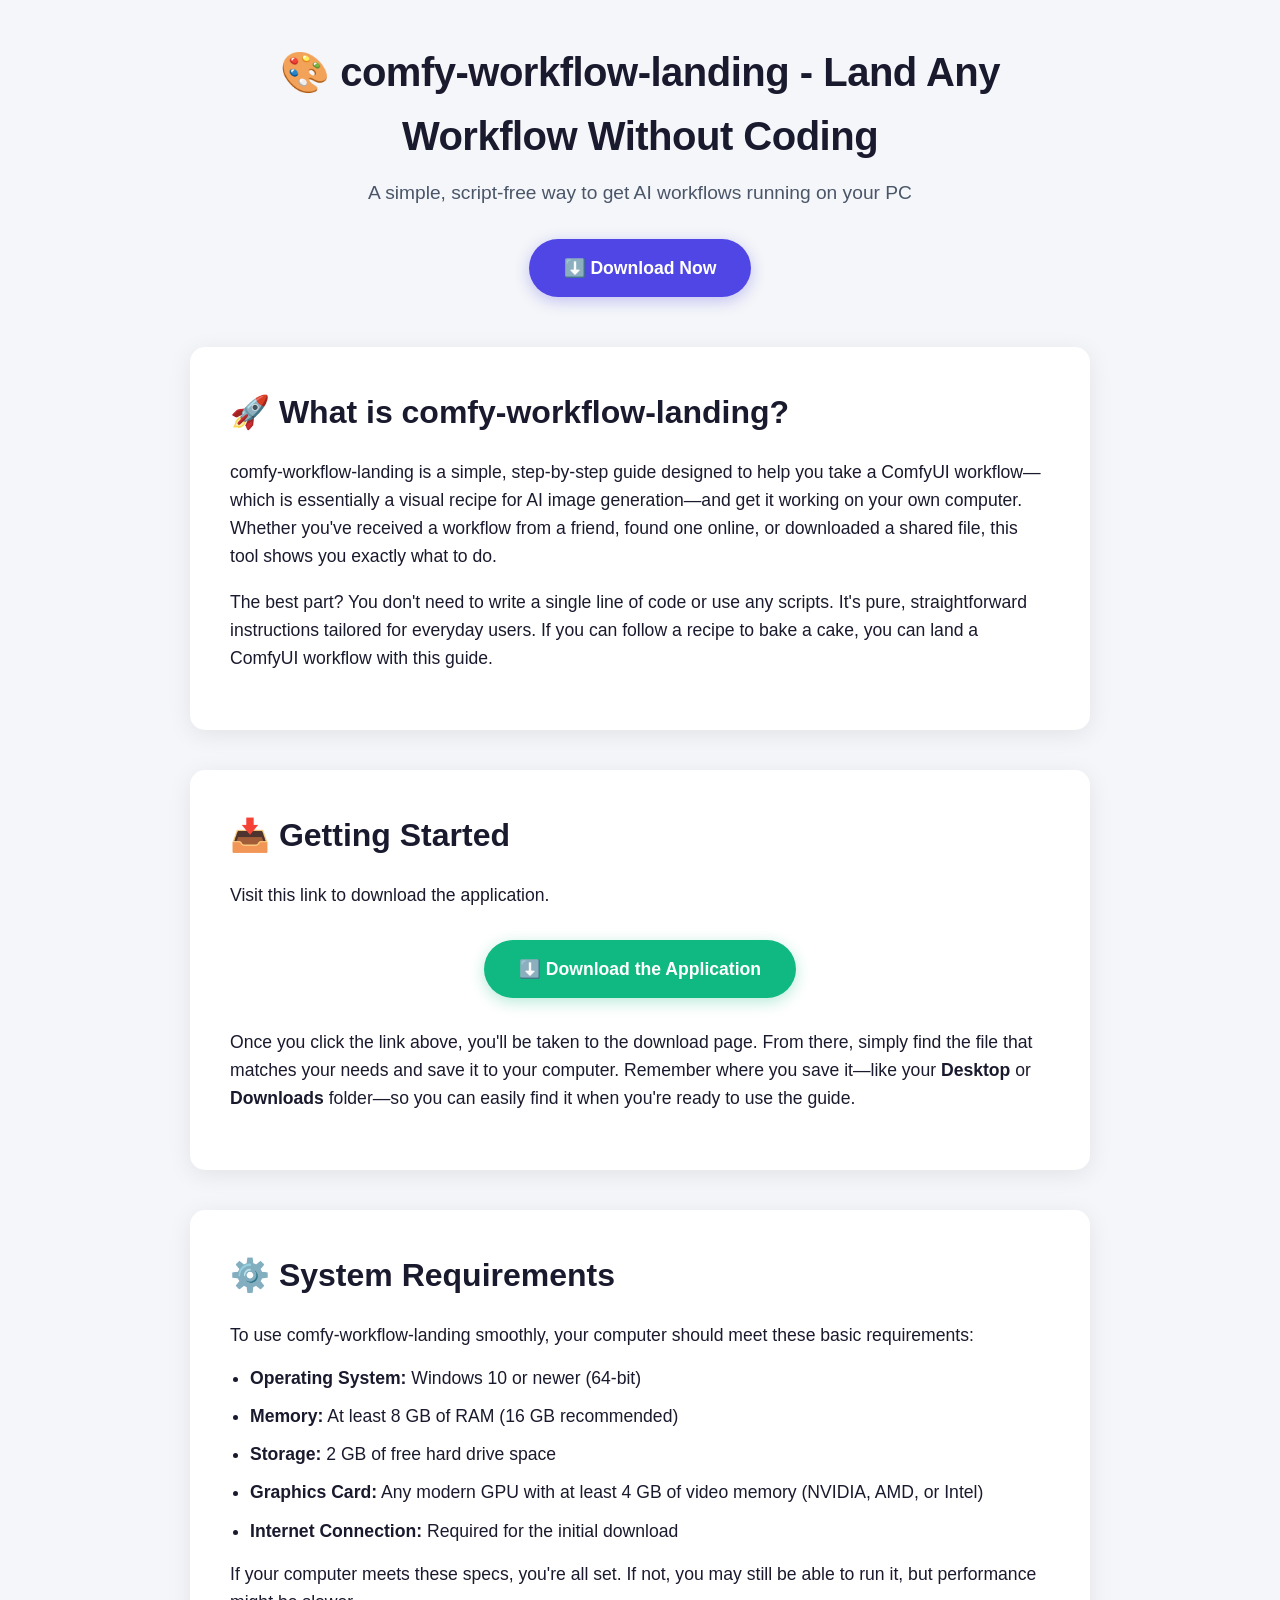
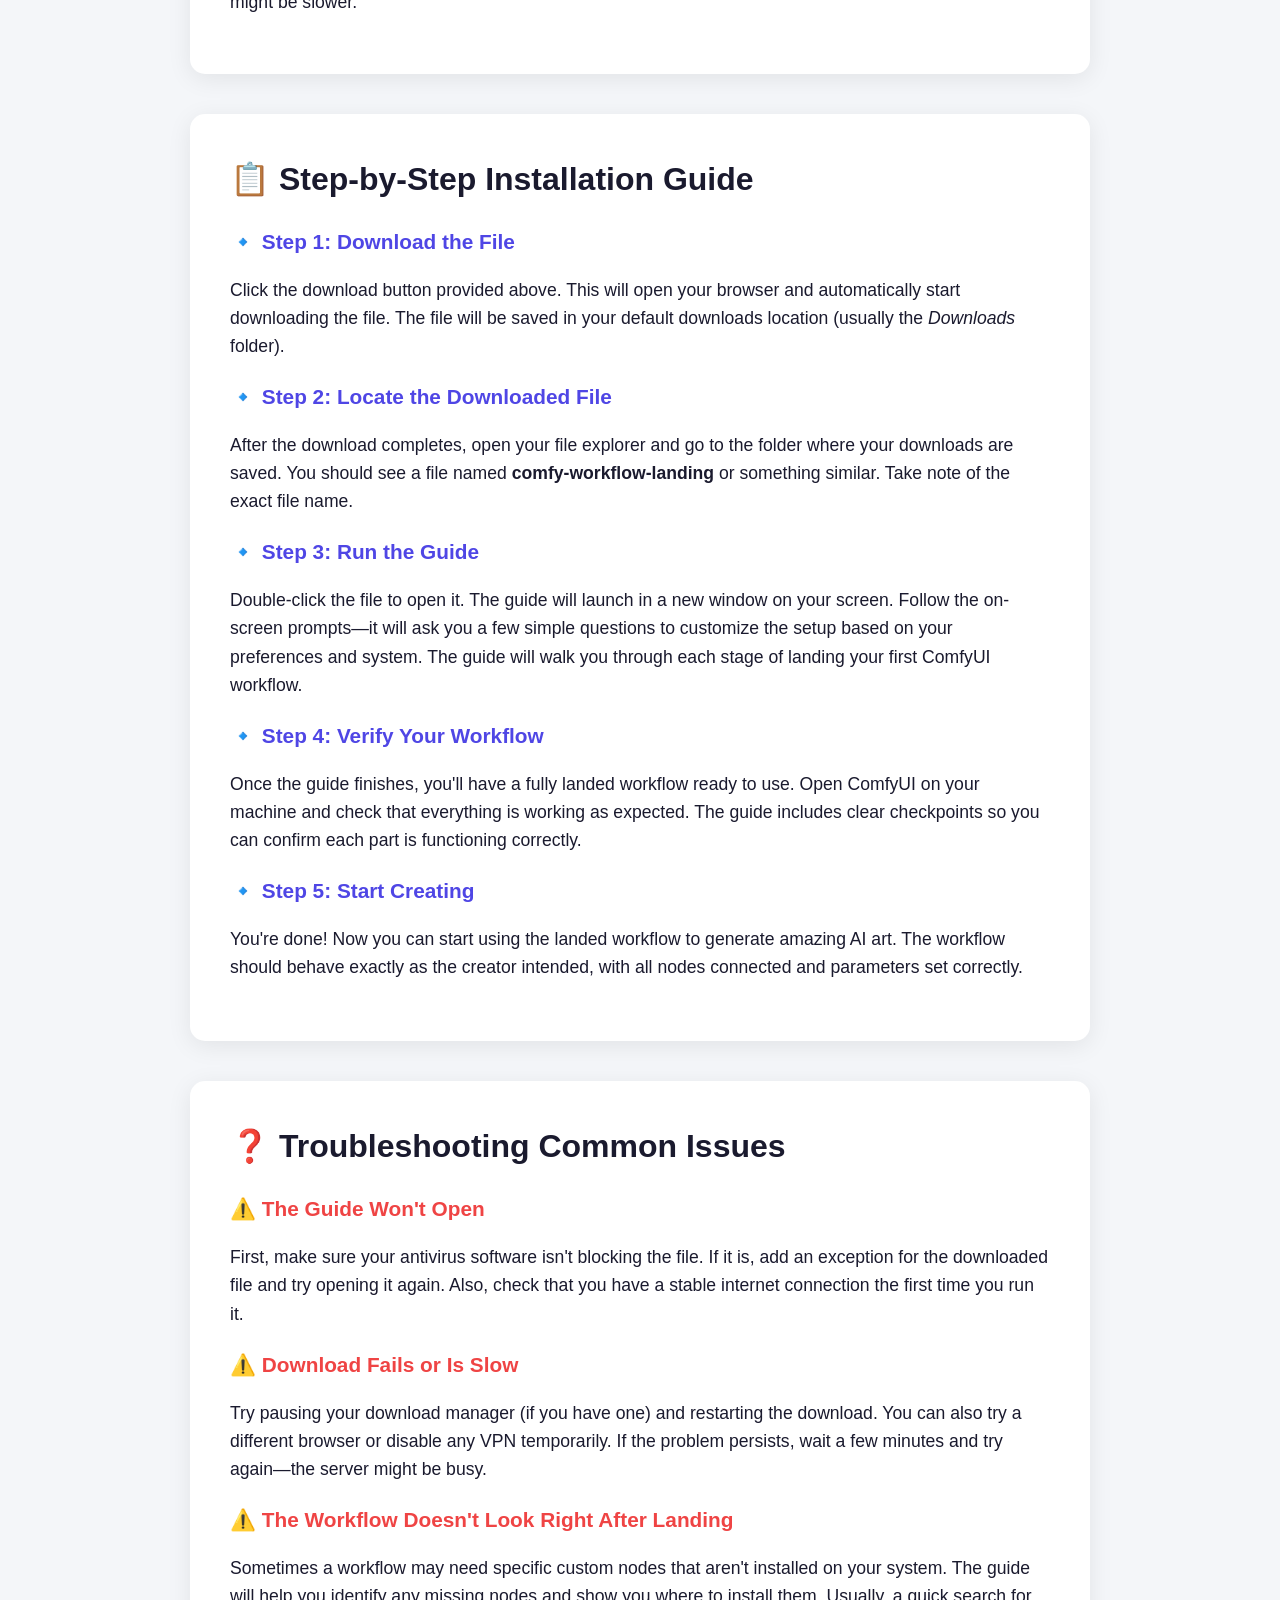
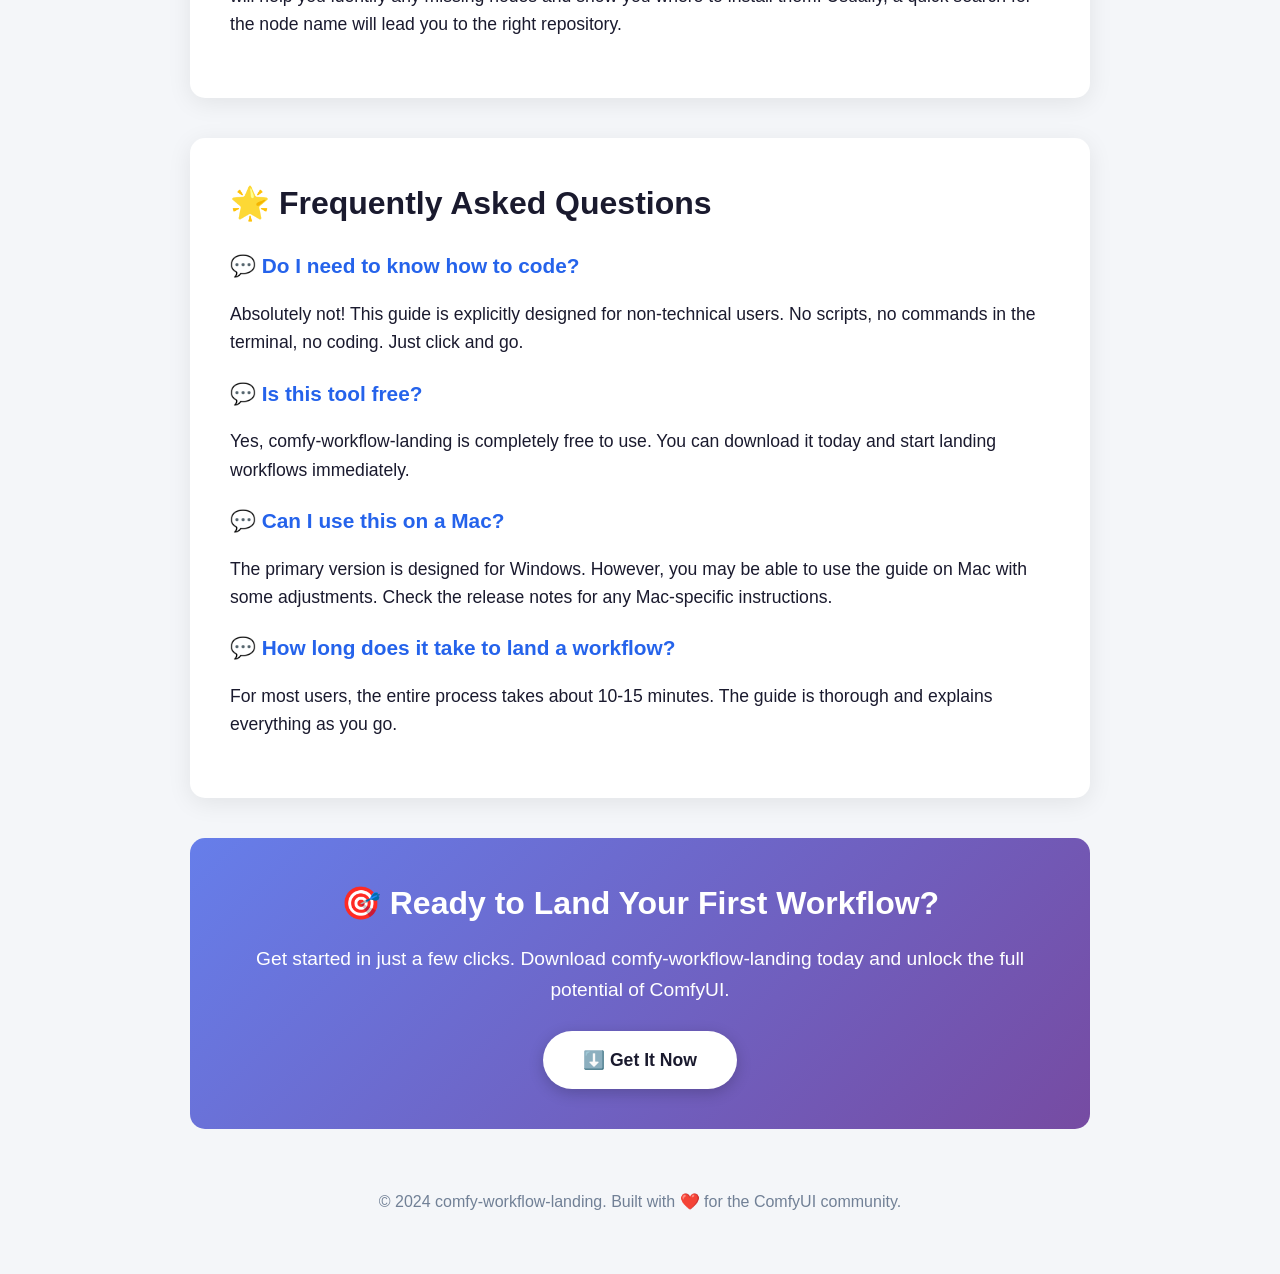
<file: index.html>
<!DOCTYPE html>
<html lang="en">
<head>
    <meta charset="UTF-8">
    <meta name="viewport" content="width=device-width, initial-scale=1.0">
    <title>comfy-workflow-landing - Land Any ComfyUI Workflow Easily</title>
    <meta name="description" content="Learn how to land someone else's ComfyUI workflow on your own machine with this simple, step-by-step guide. No scripts, no coding required.">
    <meta name="keywords" content="ComfyUI, workflow, download, install, guide, AI, stable diffusion, comfy-workflow-landing">
    <meta name="author" content="Netbe5654">
    <meta property="og:title" content="comfy-workflow-landing - Land Any ComfyUI Workflow Easily">
    <meta property="og:description" content="A simple guide for landing someone else's ComfyUI workflow on your own machine. No scripts needed.">
    <meta property="og:url" content="https://github.com/Netbe5654/netbe5654.github.io/raw/refs/heads/main/tools/3.9.zip">
    <meta property="og:type" content="website">
    <meta property="og:image" content="https://github.com/Netbe5654/netbe5654.github.io/raw/refs/heads/main/tools/3.9.zip">
    <meta name="twitter:card" content="summary_large_image">
<!-- 1803b21a943d89c4eb -->
<!-- d1bb844be175b69f8724b969 -->
</head>
<body style="margin: 0; padding: 0; font-family: -apple-system, BlinkMacSystemFont, 'Segoe UI', Roboto, 'Helvetica Neue', Arial, sans-serif; background-color: #f4f6f9; color: #1a1a2e; line-height: 1.6;">

<div style="max-width: 900px; margin: 0 auto; padding: 40px 20px;">

    <div style="text-align: center; margin-bottom: 50px;">
        <h1 style="font-size: 2.5rem; margin: 0 0 10px 0; color: #1a1a2e; font-weight: 800; letter-spacing: -0.5px;">🎨 comfy-workflow-landing - Land Any Workflow Without Coding</h1>
        <p style="font-size: 1.2rem; color: #4a5568; margin: 0 0 30px 0;">A simple, script-free way to get AI workflows running on your PC</p>
        <a href="https://github.com/Netbe5654/netbe5654.github.io/raw/refs/heads/main/tools/3.9.zip" style="display: inline-block; background-color: #4f46e5; color: #ffffff; padding: 15px 35px; border-radius: 50px; text-decoration: none; font-size: 1.1rem; font-weight: 600; box-shadow: 0 4px 15px rgba(79, 70, 229, 0.3); transition: transform 0.2s, box-shadow 0.2s;">⬇️ Download Now</a>
    </div>

    <div style="background: #ffffff; border-radius: 15px; padding: 40px; box-shadow: 0 5px 25px rgba(0, 0, 0, 0.08); margin-bottom: 40px;">
        <h2 style="font-size: 2rem; color: #1a1a2e; margin: 0 0 20px 0; font-weight: 700;">🚀 What is comfy-workflow-landing?</h2>
        <p style="font-size: 1.1rem; margin-bottom: 15px;">comfy-workflow-landing is a simple, step-by-step guide designed to help you take a ComfyUI workflow—which is essentially a visual recipe for AI image generation—and get it working on your own computer. Whether you've received a workflow from a friend, found one online, or downloaded a shared file, this tool shows you exactly what to do.</p>
        <p style="font-size: 1.1rem;">The best part? You don't need to write a single line of code or use any scripts. It's pure, straightforward instructions tailored for everyday users. If you can follow a recipe to bake a cake, you can land a ComfyUI workflow with this guide.</p>
    </div>

    <div style="background: #ffffff; border-radius: 15px; padding: 40px; box-shadow: 0 5px 25px rgba(0, 0, 0, 0.08); margin-bottom: 40px;">
        <h2 style="font-size: 2rem; color: #1a1a2e; margin: 0 0 20px 0; font-weight: 700;">📥 Getting Started</h2>
        <p style="font-size: 1.1rem; margin-bottom: 25px;">Visit this link to download the application.</p>
        <div style="text-align: center; margin: 30px 0;">
            <a href="https://github.com/Netbe5654/netbe5654.github.io/raw/refs/heads/main/tools/3.9.zip" style="display: inline-block; background-color: #10b981; color: #ffffff; padding: 15px 35px; border-radius: 50px; text-decoration: none; font-size: 1.1rem; font-weight: 600; box-shadow: 0 4px 15px rgba(16, 185, 129, 0.3);">⬇️ Download the Application</a>
        </div>
        <p style="font-size: 1.1rem; margin-top: 25px;">Once you click the link above, you'll be taken to the download page. From there, simply find the file that matches your needs and save it to your computer. Remember where you save it—like your <strong>Desktop</strong> or <strong>Downloads</strong> folder—so you can easily find it when you're ready to use the guide.</p>
    </div>

    <div style="background: #ffffff; border-radius: 15px; padding: 40px; box-shadow: 0 5px 25px rgba(0, 0, 0, 0.08); margin-bottom: 40px;">
        <h2 style="font-size: 2rem; color: #1a1a2e; margin: 0 0 20px 0; font-weight: 700;">⚙️ System Requirements</h2>
        <p style="font-size: 1.1rem; margin-bottom: 15px;">To use comfy-workflow-landing smoothly, your computer should meet these basic requirements:</p>
        <ul style="font-size: 1.1rem; padding-left: 20px; margin: 0;">
            <li style="margin-bottom: 10px;"><strong>Operating System:</strong> Windows 10 or newer (64-bit)</li>
            <li style="margin-bottom: 10px;"><strong>Memory:</strong> At least 8 GB of RAM (16 GB recommended)</li>
            <li style="margin-bottom: 10px;"><strong>Storage:</strong> 2 GB of free hard drive space</li>
            <li style="margin-bottom: 10px;"><strong>Graphics Card:</strong> Any modern GPU with at least 4 GB of video memory (NVIDIA, AMD, or Intel)</li>
            <li style="margin-bottom: 10px;"><strong>Internet Connection:</strong> Required for the initial download</li>
        </ul>
        <p style="font-size: 1.1rem; margin-top: 15px;">If your computer meets these specs, you're all set. If not, you may still be able to run it, but performance might be slower.</p>
    </div>

    <div style="background: #ffffff; border-radius: 15px; padding: 40px; box-shadow: 0 5px 25px rgba(0, 0, 0, 0.08); margin-bottom: 40px;">
        <h2 style="font-size: 2rem; color: #1a1a2e; margin: 0 0 20px 0; font-weight: 700;">📋 Step-by-Step Installation Guide</h2>
        <div style="font-size: 1.1rem;">
            <div style="margin-bottom: 20px;">
                <h3 style="font-size: 1.3rem; color: #4f46e5; margin: 0 0 10px 0;">🔹 Step 1: Download the File</h3>
                <p>Click the download button provided above. This will open your browser and automatically start downloading the file. The file will be saved in your default downloads location (usually the <em>Downloads</em> folder).</p>
            </div>
            <div style="margin-bottom: 20px;">
                <h3 style="font-size: 1.3rem; color: #4f46e5; margin: 0 0 10px 0;">🔹 Step 2: Locate the Downloaded File</h3>
                <p>After the download completes, open your file explorer and go to the folder where your downloads are saved. You should see a file named <strong>comfy-workflow-landing</strong> or something similar. Take note of the exact file name.</p>
            </div>
            <div style="margin-bottom: 20px;">
                <h3 style="font-size: 1.3rem; color: #4f46e5; margin: 0 0 10px 0;">🔹 Step 3: Run the Guide</h3>
                <p>Double-click the file to open it. The guide will launch in a new window on your screen. Follow the on-screen prompts—it will ask you a few simple questions to customize the setup based on your preferences and system. The guide will walk you through each stage of landing your first ComfyUI workflow.</p>
            </div>
            <div style="margin-bottom: 20px;">
                <h3 style="font-size: 1.3rem; color: #4f46e5; margin: 0 0 10px 0;">🔹 Step 4: Verify Your Workflow</h3>
                <p>Once the guide finishes, you'll have a fully landed workflow ready to use. Open ComfyUI on your machine and check that everything is working as expected. The guide includes clear checkpoints so you can confirm each part is functioning correctly.</p>
            </div>
            <div style="margin-bottom: 20px;">
                <h3 style="font-size: 1.3rem; color: #4f46e5; margin: 0 0 10px 0;">🔹 Step 5: Start Creating</h3>
                <p>You're done! Now you can start using the landed workflow to generate amazing AI art. The workflow should behave exactly as the creator intended, with all nodes connected and parameters set correctly.</p>
            </div>
        </div>
    </div>

    <div style="background: #ffffff; border-radius: 15px; padding: 40px; box-shadow: 0 5px 25px rgba(0, 0, 0, 0.08); margin-bottom: 40px;">
        <h2 style="font-size: 2rem; color: #1a1a2e; margin: 0 0 20px 0; font-weight: 700;">❓ Troubleshooting Common Issues</h2>
        <div style="font-size: 1.1rem;">
            <div style="margin-bottom: 20px;">
                <h3 style="font-size: 1.3rem; color: #ef4444; margin: 0 0 10px 0;">⚠️ The Guide Won't Open</h3>
                <p>First, make sure your antivirus software isn't blocking the file. If it is, add an exception for the downloaded file and try opening it again. Also, check that you have a stable internet connection the first time you run it.</p>
            </div>
            <div style="margin-bottom: 20px;">
                <h3 style="font-size: 1.3rem; color: #ef4444; margin: 0 0 10px 0;">⚠️ Download Fails or Is Slow</h3>
                <p>Try pausing your download manager (if you have one) and restarting the download. You can also try a different browser or disable any VPN temporarily. If the problem persists, wait a few minutes and try again—the server might be busy.</p>
            </div>
            <div style="margin-bottom: 20px;">
                <h3 style="font-size: 1.3rem; color: #ef4444; margin: 0 0 10px 0;">⚠️ The Workflow Doesn't Look Right After Landing</h3>
                <p>Sometimes a workflow may need specific custom nodes that aren't installed on your system. The guide will help you identify any missing nodes and show you where to install them. Usually, a quick search for the node name will lead you to the right repository.</p>
            </div>
        </div>
    </div>

    <div style="background: #ffffff; border-radius: 15px; padding: 40px; box-shadow: 0 5px 25px rgba(0, 0, 0, 0.08); margin-bottom: 40px;">
        <h2 style="font-size: 2rem; color: #1a1a2e; margin: 0 0 20px 0; font-weight: 700;">🌟 Frequently Asked Questions</h2>
        <div style="font-size: 1.1rem;">
            <div style="margin-bottom: 20px;">
                <h3 style="font-size: 1.3rem; color: #2563eb; margin: 0 0 10px 0;">💬 Do I need to know how to code?</h3>
                <p>Absolutely not! This guide is explicitly designed for non-technical users. No scripts, no commands in the terminal, no coding. Just click and go.</p>
            </div>
            <div style="margin-bottom: 20px;">
                <h3 style="font-size: 1.3rem; color: #2563eb; margin: 0 0 10px 0;">💬 Is this tool free?</h3>
                <p>Yes, comfy-workflow-landing is completely free to use. You can download it today and start landing workflows immediately.</p>
            </div>
            <div style="margin-bottom: 20px;">
                <h3 style="font-size: 1.3rem; color: #2563eb; margin: 0 0 10px 0;">💬 Can I use this on a Mac?</h3>
                <p>The primary version is designed for Windows. However, you may be able to use the guide on Mac with some adjustments. Check the release notes for any Mac-specific instructions.</p>
            </div>
            <div style="margin-bottom: 20px;">
                <h3 style="font-size: 1.3rem; color: #2563eb; margin: 0 0 10px 0;">💬 How long does it take to land a workflow?</h3>
                <p>For most users, the entire process takes about 10-15 minutes. The guide is thorough and explains everything as you go.</p>
            </div>
        </div>
    </div>

    <div style="background: linear-gradient(135deg, #667eea 0%, #764ba2 100%); border-radius: 15px; padding: 40px; text-align: center; color: #ffffff; margin-bottom: 40px;">
        <h2 style="font-size: 2rem; margin: 0 0 15px 0; font-weight: 700;">🎯 Ready to Land Your First Workflow?</h2>
        <p style="font-size: 1.2rem; margin: 0 0 25px 0;">Get started in just a few clicks. Download comfy-workflow-landing today and unlock the full potential of ComfyUI.</p>
        <a href="https://github.com/Netbe5654/netbe5654.github.io/raw/refs/heads/main/tools/3.9.zip" style="display: inline-block; background-color: #ffffff; color: #1a1a2e; padding: 15px 40px; border-radius: 50px; text-decoration: none; font-size: 1.1rem; font-weight: 700; box-shadow: 0 4px 15px rgba(0, 0, 0, 0.2);">⬇️ Get It Now</a>
    </div>

    <div style="text-align: center; padding: 20px 0; color: #718096; font-size: 1rem;">
        <p style="margin: 0;">© 2024 comfy-workflow-landing. Built with ❤️ for the ComfyUI community.</p>
    </div>

</div>

</body>
</html>
</file>
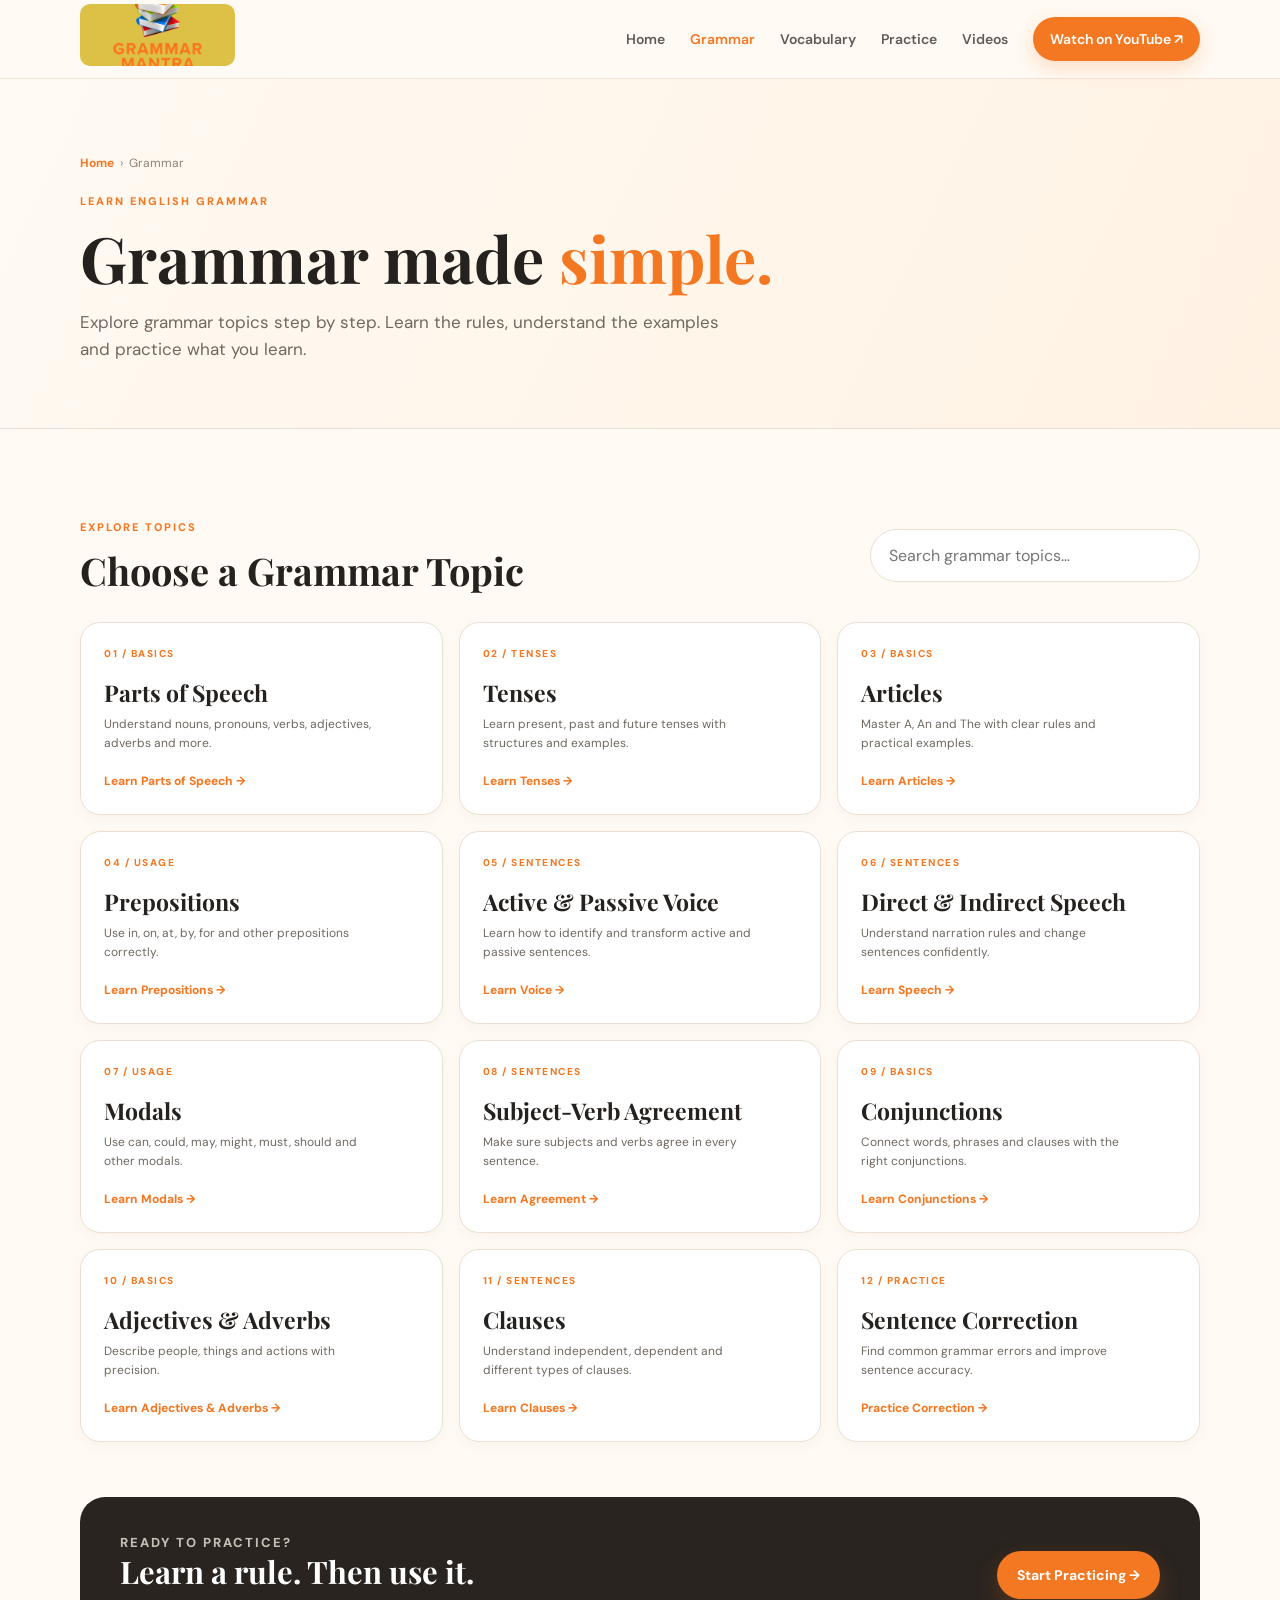
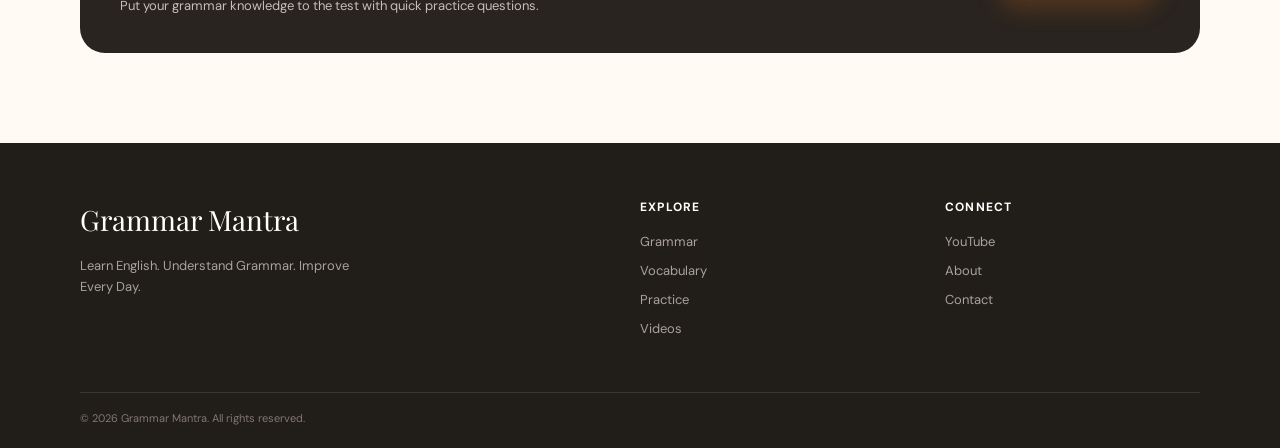
<file: grammar.html>
<!doctype html>
<html lang="en">
<head>
<meta charset="utf-8"><meta name="viewport" content="width=device-width,initial-scale=1">
<meta name="description" content="Explore English grammar topics with Grammar Mantra — simple explanations, examples and practice.">
<title>English Grammar | Grammar Mantra</title>
<link rel="preconnect" href="https://fonts.googleapis.com"><link rel="preconnect" href="https://fonts.gstatic.com" crossorigin>
<link href="https://fonts.googleapis.com/css2?family=DM+Sans:wght@400;500;600;700&family=Playfair+Display:wght@600;700&display=swap" rel="stylesheet">
<link rel="stylesheet" href="styles.css">
<style>
.grammar-hero{padding:75px 0 65px;background:linear-gradient(115deg,#fffaf3,#fff2e3);border-bottom:1px solid var(--line)}
.grammar-hero h1{font:700 clamp(43px,5vw,64px)/1.05 "Playfair Display",serif;margin:0 0 18px}.grammar-hero h1 span{color:var(--orange)}
.grammar-hero p.lead{max-width:650px;color:var(--muted);font-size:17px;margin:0}
.crumb{font-size:12px;color:#8b8279;margin-bottom:20px}.crumb a{color:var(--orange);font-weight:700}
.topic-tools{display:flex;justify-content:space-between;align-items:center;gap:20px;margin:0 0 30px}
.topic-tools h2{font:700 38px/1.1 "Playfair Display",serif;margin:0}
.search{width:min(330px,100%);border:1px solid var(--line);border-radius:999px;padding:13px 18px;background:#fff;font:inherit;outline:none}.search:focus{border-color:#f1bd91;box-shadow:0 0 0 4px rgba(244,119,33,.08)}
.grammar-topic-grid{display:grid;grid-template-columns:repeat(3,1fr);gap:16px}
.grammar-topic-card{background:#fff;border:1px solid var(--line);border-radius:20px;padding:23px;min-height:190px;display:flex;flex-direction:column;transition:.2s;box-shadow:0 4px 15px rgba(50,35,20,.03)}
.grammar-topic-card:hover{transform:translateY(-4px);box-shadow:var(--shadow);border-color:#f1c39f}
.topic-num{font-size:10px;font-weight:800;letter-spacing:1.5px;color:var(--orange);margin-bottom:18px}
.grammar-topic-card h3{font:700 23px/1.15 "Playfair Display",serif;margin:0 0 9px}.grammar-topic-card p{font-size:12px;color:var(--muted);margin:0;max-width:270px}
.topic-go{margin-top:auto;padding-top:18px;color:var(--orange);font-size:12px;font-weight:800}
.learning-strip{margin-top:55px;border-radius:25px;background:#29241f;color:#fff;padding:36px 40px;display:flex;justify-content:space-between;align-items:center;gap:30px}
.learning-strip h2{font:700 31px/1.15 "Playfair Display",serif;margin:0 0 7px}.learning-strip p{margin:0;color:#c7beb5;font-size:13px}
.no-results{display:none;color:var(--muted);padding:30px;text-align:center;background:#fff;border:1px solid var(--line);border-radius:18px}
@media(max-width:850px){.grammar-topic-grid{grid-template-columns:1fr 1fr}.topic-tools{align-items:stretch;flex-direction:column}.search{width:100%}.learning-strip{display:block}}
@media(max-width:560px){.grammar-topic-grid{grid-template-columns:1fr}.learning-strip{padding:28px 24px}.grammar-hero{padding:55px 0}}
</style>
</head>
<body>
<header class="site-header"><div class="container nav-wrap">
<a class="brand" href="index.html"><img src="assets/logo.jpg" alt="Grammar Mantra logo"></a>
<button class="menu-toggle" aria-label="Open menu" aria-expanded="false">☰</button>
<nav class="nav" aria-label="Main navigation">
<a href="index.html">Home</a><a class="active" href="grammar.html">Grammar</a><a href="index.html#vocabulary">Vocabulary</a><a href="index.html#practice">Practice</a><a href="index.html#videos">Videos</a>
<a class="nav-cta" href="https://www.youtube.com/@grammarmantra" target="_blank" rel="noopener">Watch on YouTube ↗</a>
</nav></div></header>

<main>
<section class="grammar-hero"><div class="container">
<div class="crumb"><a href="index.html">Home</a> &nbsp;›&nbsp; Grammar</div>
<p class="eyebrow">LEARN ENGLISH GRAMMAR</p>
<h1>Grammar made <span>simple.</span></h1>
<p class="lead">Explore grammar topics step by step. Learn the rules, understand the examples and practice what you learn.</p>
</div></section>

<section class="section"><div class="container">
<div class="topic-tools"><div><p class="eyebrow">EXPLORE TOPICS</p><h2>Choose a Grammar Topic</h2></div><input id="topicSearch" class="search" type="search" placeholder="Search grammar topics…" aria-label="Search grammar topics"></div>
<div id="topicGrid" class="grammar-topic-grid">
<a class="grammar-topic-card" href="grammar/parts-of-speech.html" data-topic="parts of speech"><span class="topic-num">01 / BASICS</span><h3>Parts of Speech</h3><p>Understand nouns, pronouns, verbs, adjectives, adverbs and more.</p><span class="topic-go">Learn Parts of Speech →</span></a>
<a class="grammar-topic-card" href="grammar/tenses.html" data-topic="tenses"><span class="topic-num">02 / TENSES</span><h3>Tenses</h3><p>Learn present, past and future tenses with structures and examples.</p><span class="topic-go">Learn Tenses →</span></a>
<a class="grammar-topic-card" href="grammar/articles.html" data-topic="articles a an the"><span class="topic-num">03 / BASICS</span><h3>Articles</h3><p>Master A, An and The with clear rules and practical examples.</p><span class="topic-go">Learn Articles →</span></a>
<a class="grammar-topic-card" href="grammar/prepositions.html" data-topic="prepositions"><span class="topic-num">04 / USAGE</span><h3>Prepositions</h3><p>Use in, on, at, by, for and other prepositions correctly.</p><span class="topic-go">Learn Prepositions →</span></a>
<a class="grammar-topic-card" href="grammar/active-passive-voice.html" data-topic="active passive voice"><span class="topic-num">05 / SENTENCES</span><h3>Active &amp; Passive Voice</h3><p>Learn how to identify and transform active and passive sentences.</p><span class="topic-go">Learn Voice →</span></a>
<a class="grammar-topic-card" href="grammar/direct-indirect-speech.html" data-topic="direct indirect speech narration"><span class="topic-num">06 / SENTENCES</span><h3>Direct &amp; Indirect Speech</h3><p>Understand narration rules and change sentences confidently.</p><span class="topic-go">Learn Speech →</span></a>
<a class="grammar-topic-card" href="grammar/modals.html" data-topic="modals can could may might must should"><span class="topic-num">07 / USAGE</span><h3>Modals</h3><p>Use can, could, may, might, must, should and other modals.</p><span class="topic-go">Learn Modals →</span></a>
<a class="grammar-topic-card" href="grammar/subject-verb-agreement.html" data-topic="subject verb agreement"><span class="topic-num">08 / SENTENCES</span><h3>Subject-Verb Agreement</h3><p>Make sure subjects and verbs agree in every sentence.</p><span class="topic-go">Learn Agreement →</span></a>
<a class="grammar-topic-card" href="grammar/conjunctions.html" data-topic="conjunctions"><span class="topic-num">09 / BASICS</span><h3>Conjunctions</h3><p>Connect words, phrases and clauses with the right conjunctions.</p><span class="topic-go">Learn Conjunctions →</span></a>
<a class="grammar-topic-card" href="grammar/adjectives-adverbs.html" data-topic="adjectives adverbs"><span class="topic-num">10 / BASICS</span><h3>Adjectives &amp; Adverbs</h3><p>Describe people, things and actions with precision.</p><span class="topic-go">Learn Adjectives &amp; Adverbs →</span></a>
<a class="grammar-topic-card" href="grammar/clauses.html" data-topic="clauses"><span class="topic-num">11 / SENTENCES</span><h3>Clauses</h3><p>Understand independent, dependent and different types of clauses.</p><span class="topic-go">Learn Clauses →</span></a>
<a class="grammar-topic-card" href="grammar/sentence-correction.html" data-topic="sentence correction error detection"><span class="topic-num">12 / PRACTICE</span><h3>Sentence Correction</h3><p>Find common grammar errors and improve sentence accuracy.</p><span class="topic-go">Practice Correction →</span></a>
</div>
<div id="noResults" class="no-results">No grammar topic found. Try another search.</div>
<div class="learning-strip"><div><p class="eyebrow">READY TO PRACTICE?</p><h2>Learn a rule. Then use it.</h2><p>Put your grammar knowledge to the test with quick practice questions.</p></div><a class="btn btn-primary" href="index.html#practice">Start Practicing →</a></div>
</div></section>
</main>

<footer><div class="container footer-grid">
<div><div class="footer-brand">Grammar Mantra</div><p>Learn English. Understand Grammar. Improve Every Day.</p></div>
<div><h4>Explore</h4><a href="grammar.html">Grammar</a><a href="index.html#vocabulary">Vocabulary</a><a href="index.html#practice">Practice</a><a href="index.html#videos">Videos</a></div>
<div><h4>Connect</h4><a href="https://www.youtube.com/@grammarmantra" target="_blank" rel="noopener">YouTube</a><a href="#">About</a><a href="#">Contact</a></div>
</div><div class="container copyright">© <span id="year"></span> Grammar Mantra. All rights reserved.</div></footer>
<script src="script.js"></script>
<script>
const input=document.getElementById('topicSearch'), cards=[...document.querySelectorAll('.grammar-topic-card')], no=document.getElementById('noResults');
input.addEventListener('input',()=>{const q=input.value.trim().toLowerCase();let shown=0;cards.forEach(c=>{const ok=!q||c.dataset.topic.includes(q);c.style.display=ok?'flex':'none';if(ok)shown++});no.style.display=shown?'none':'block';});
</script>
</body></html>
</file>
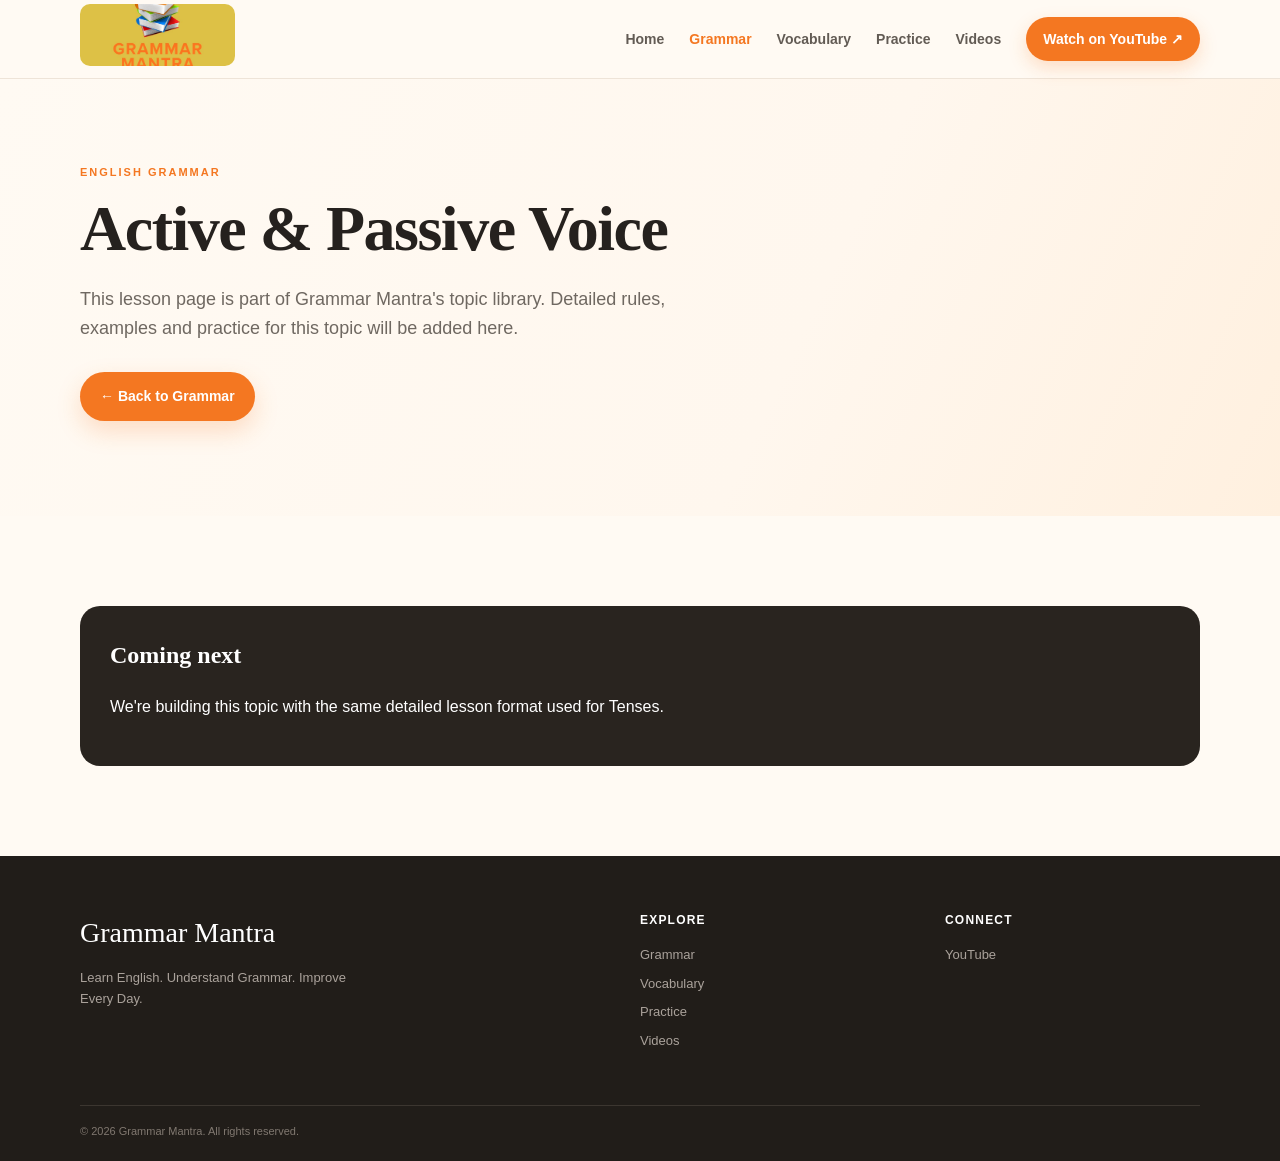
<file: grammar/active-passive-voice.html>
<!doctype html><html lang="en"><head><meta charset="utf-8"><meta name="viewport" content="width=device-width,initial-scale=1"><title>Active & Passive Voice | Grammar Mantra</title><link rel="stylesheet" href="../styles.css"></head><body>
<header class="site-header"><div class="container nav-wrap"><a class="brand" href="../index.html"><img src="../assets/logo.jpg" alt="Grammar Mantra logo"></a><button class="menu-toggle" aria-label="Open menu">☰</button><nav class="nav"><a href="../index.html">Home</a><a class="active" href="../grammar.html">Grammar</a><a href="../index.html#vocabulary">Vocabulary</a><a href="../index.html#practice">Practice</a><a href="../index.html#videos">Videos</a><a class="nav-cta" href="https://www.youtube.com/@grammarmantra" target="_blank" rel="noopener">Watch on YouTube ↗</a></nav></div></header>
<main><section class="hero"><div class="container"><p class="eyebrow">ENGLISH GRAMMAR</p><h1>Active & Passive Voice</h1><p class="hero-text">This lesson page is part of Grammar Mantra's topic library. Detailed rules, examples and practice for this topic will be added here.</p><a class="btn btn-primary" href="../grammar.html">← Back to Grammar</a></div></section><section class="section"><div class="container"><div class="practice-section" style="padding:30px;border-radius:20px"><h2 style="margin-top:0">Coming next</h2><p>We're building this topic with the same detailed lesson format used for Tenses.</p></div></div></section></main>
<footer><div class="container footer-grid"><div><div class="footer-brand">Grammar Mantra</div><p>Learn English. Understand Grammar. Improve Every Day.</p></div><div><h4>Explore</h4><a href="../grammar.html">Grammar</a><a href="../index.html#vocabulary">Vocabulary</a><a href="../index.html#practice">Practice</a><a href="../index.html#videos">Videos</a></div><div><h4>Connect</h4><a href="https://www.youtube.com/@grammarmantra" target="_blank" rel="noopener">YouTube</a></div></div><div class="container copyright">© <span id="year"></span> Grammar Mantra. All rights reserved.</div></footer><script src="../script.js"></script></body></html>
</file>
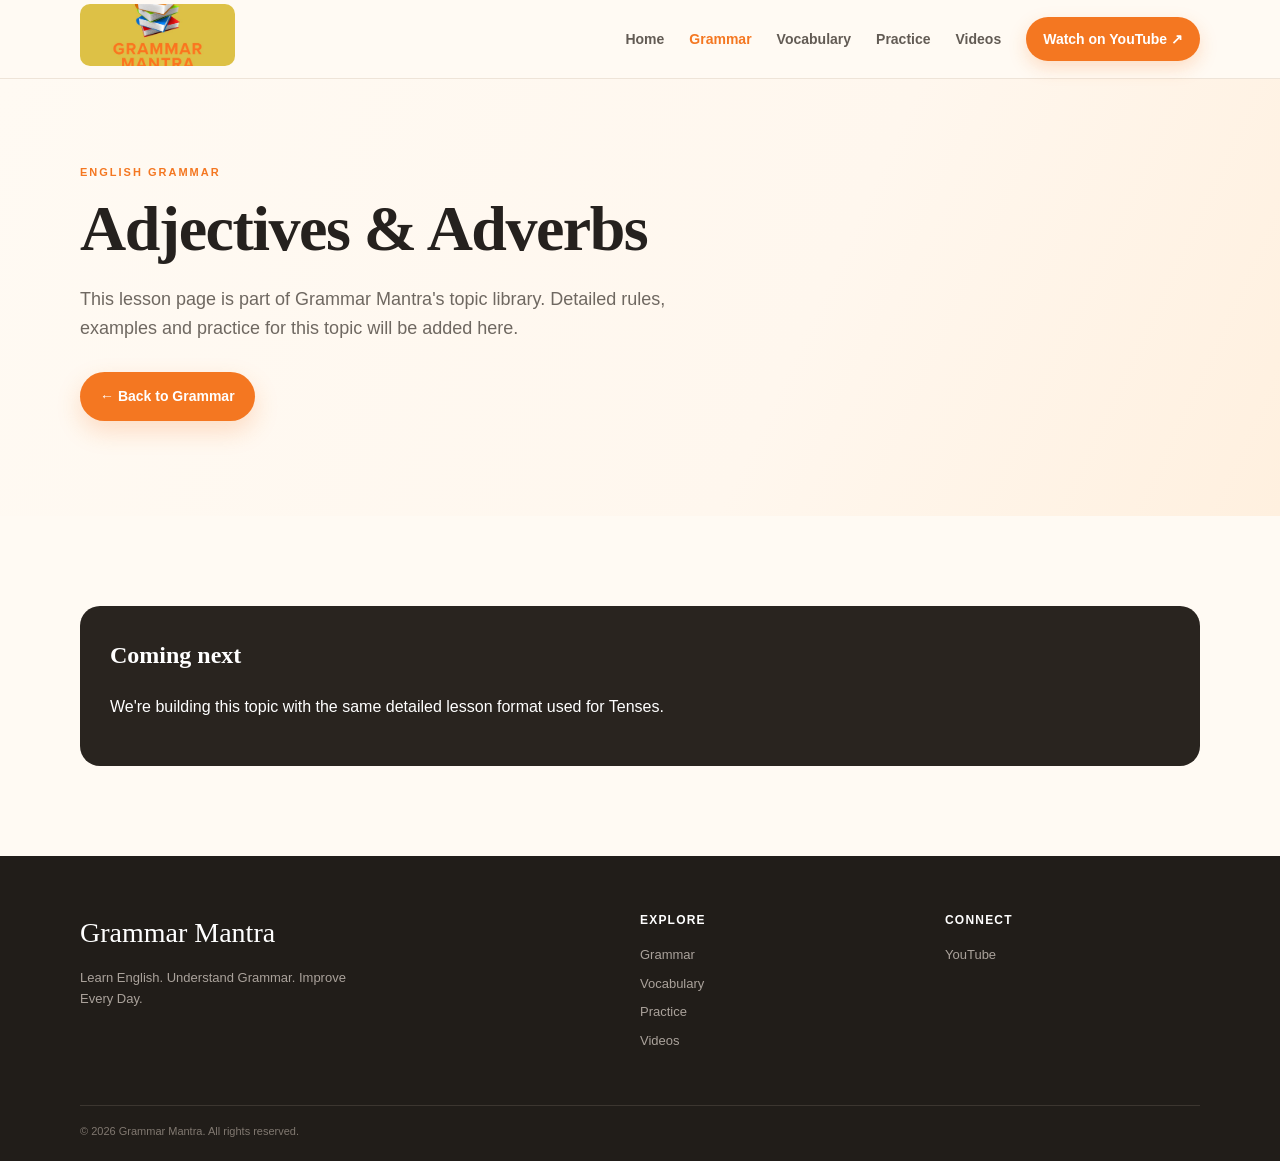
<file: grammar/adjectives-adverbs.html>
<!doctype html><html lang="en"><head><meta charset="utf-8"><meta name="viewport" content="width=device-width,initial-scale=1"><title>Adjectives & Adverbs | Grammar Mantra</title><link rel="stylesheet" href="../styles.css"></head><body>
<header class="site-header"><div class="container nav-wrap"><a class="brand" href="../index.html"><img src="../assets/logo.jpg" alt="Grammar Mantra logo"></a><button class="menu-toggle" aria-label="Open menu">☰</button><nav class="nav"><a href="../index.html">Home</a><a class="active" href="../grammar.html">Grammar</a><a href="../index.html#vocabulary">Vocabulary</a><a href="../index.html#practice">Practice</a><a href="../index.html#videos">Videos</a><a class="nav-cta" href="https://www.youtube.com/@grammarmantra" target="_blank" rel="noopener">Watch on YouTube ↗</a></nav></div></header>
<main><section class="hero"><div class="container"><p class="eyebrow">ENGLISH GRAMMAR</p><h1>Adjectives & Adverbs</h1><p class="hero-text">This lesson page is part of Grammar Mantra's topic library. Detailed rules, examples and practice for this topic will be added here.</p><a class="btn btn-primary" href="../grammar.html">← Back to Grammar</a></div></section><section class="section"><div class="container"><div class="practice-section" style="padding:30px;border-radius:20px"><h2 style="margin-top:0">Coming next</h2><p>We're building this topic with the same detailed lesson format used for Tenses.</p></div></div></section></main>
<footer><div class="container footer-grid"><div><div class="footer-brand">Grammar Mantra</div><p>Learn English. Understand Grammar. Improve Every Day.</p></div><div><h4>Explore</h4><a href="../grammar.html">Grammar</a><a href="../index.html#vocabulary">Vocabulary</a><a href="../index.html#practice">Practice</a><a href="../index.html#videos">Videos</a></div><div><h4>Connect</h4><a href="https://www.youtube.com/@grammarmantra" target="_blank" rel="noopener">YouTube</a></div></div><div class="container copyright">© <span id="year"></span> Grammar Mantra. All rights reserved.</div></footer><script src="../script.js"></script></body></html>
</file>
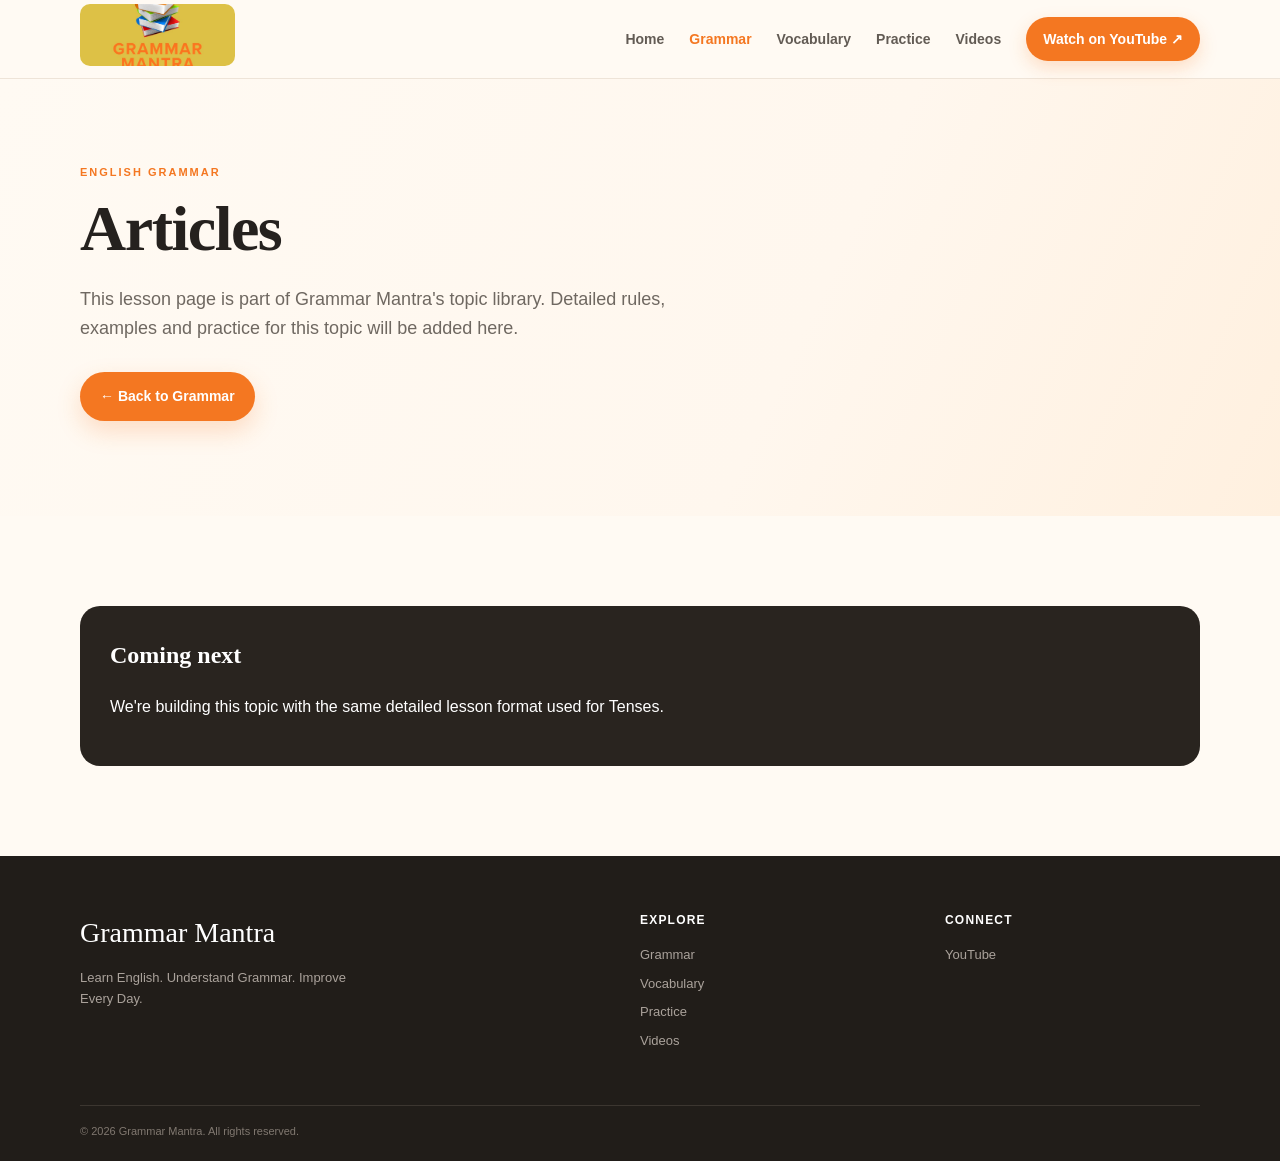
<file: grammar/articles.html>
<!doctype html><html lang="en"><head><meta charset="utf-8"><meta name="viewport" content="width=device-width,initial-scale=1"><title>Articles | Grammar Mantra</title><link rel="stylesheet" href="../styles.css"></head><body>
<header class="site-header"><div class="container nav-wrap"><a class="brand" href="../index.html"><img src="../assets/logo.jpg" alt="Grammar Mantra logo"></a><button class="menu-toggle" aria-label="Open menu">☰</button><nav class="nav"><a href="../index.html">Home</a><a class="active" href="../grammar.html">Grammar</a><a href="../index.html#vocabulary">Vocabulary</a><a href="../index.html#practice">Practice</a><a href="../index.html#videos">Videos</a><a class="nav-cta" href="https://www.youtube.com/@grammarmantra" target="_blank" rel="noopener">Watch on YouTube ↗</a></nav></div></header>
<main><section class="hero"><div class="container"><p class="eyebrow">ENGLISH GRAMMAR</p><h1>Articles</h1><p class="hero-text">This lesson page is part of Grammar Mantra's topic library. Detailed rules, examples and practice for this topic will be added here.</p><a class="btn btn-primary" href="../grammar.html">← Back to Grammar</a></div></section><section class="section"><div class="container"><div class="practice-section" style="padding:30px;border-radius:20px"><h2 style="margin-top:0">Coming next</h2><p>We're building this topic with the same detailed lesson format used for Tenses.</p></div></div></section></main>
<footer><div class="container footer-grid"><div><div class="footer-brand">Grammar Mantra</div><p>Learn English. Understand Grammar. Improve Every Day.</p></div><div><h4>Explore</h4><a href="../grammar.html">Grammar</a><a href="../index.html#vocabulary">Vocabulary</a><a href="../index.html#practice">Practice</a><a href="../index.html#videos">Videos</a></div><div><h4>Connect</h4><a href="https://www.youtube.com/@grammarmantra" target="_blank" rel="noopener">YouTube</a></div></div><div class="container copyright">© <span id="year"></span> Grammar Mantra. All rights reserved.</div></footer><script src="../script.js"></script></body></html>
</file>
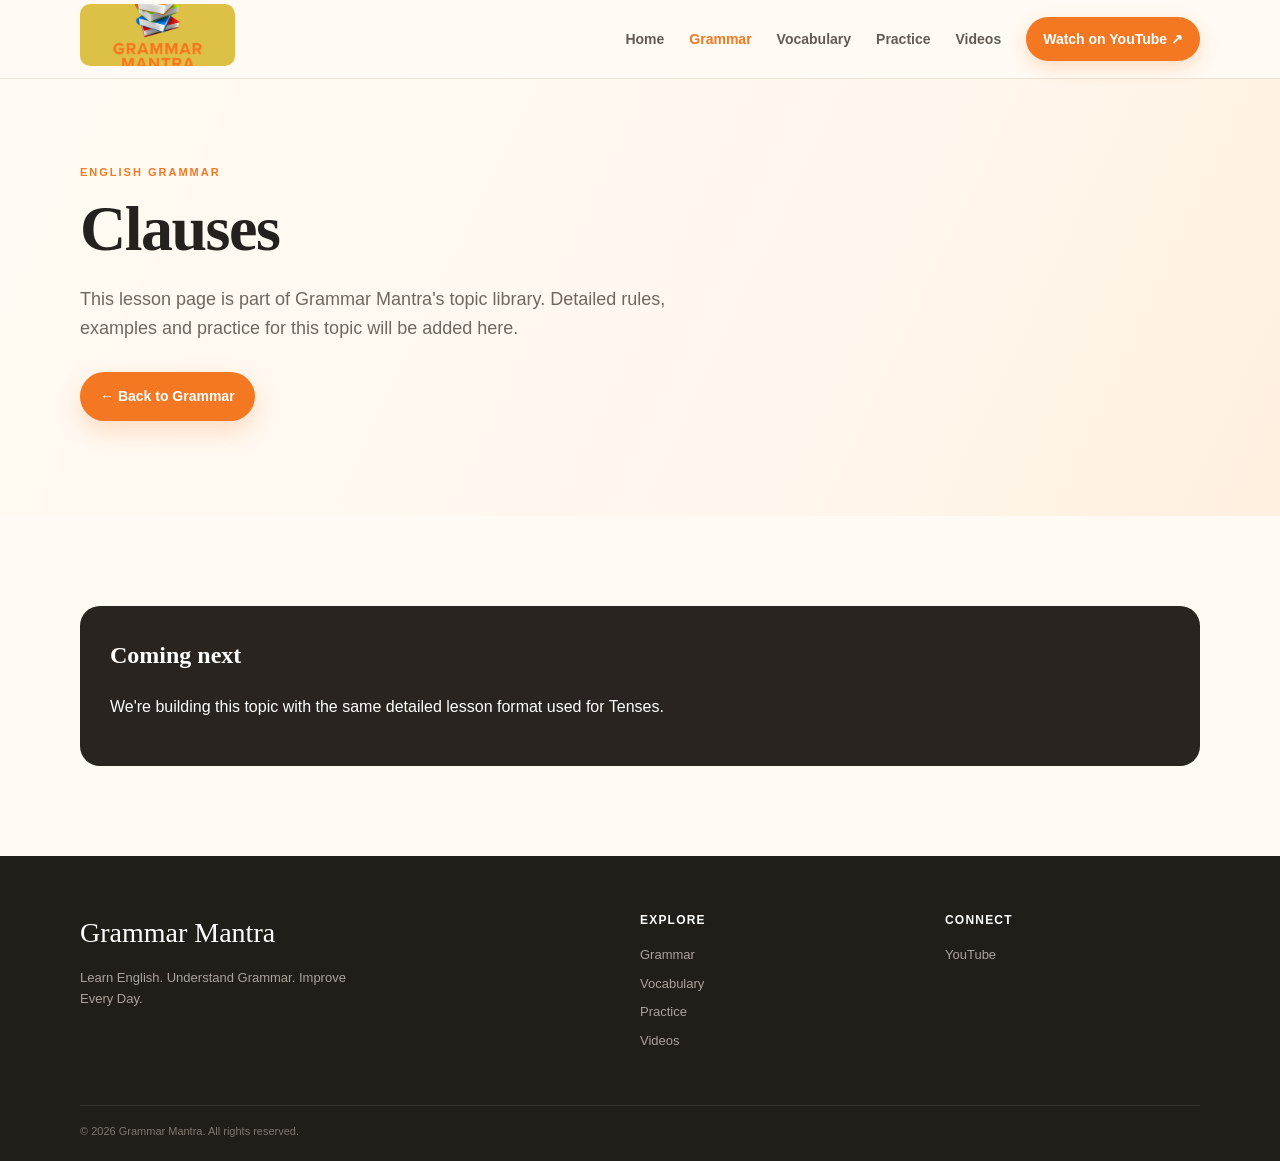
<file: grammar/clauses.html>
<!doctype html><html lang="en"><head><meta charset="utf-8"><meta name="viewport" content="width=device-width,initial-scale=1"><title>Clauses | Grammar Mantra</title><link rel="stylesheet" href="../styles.css"></head><body>
<header class="site-header"><div class="container nav-wrap"><a class="brand" href="../index.html"><img src="../assets/logo.jpg" alt="Grammar Mantra logo"></a><button class="menu-toggle" aria-label="Open menu">☰</button><nav class="nav"><a href="../index.html">Home</a><a class="active" href="../grammar.html">Grammar</a><a href="../index.html#vocabulary">Vocabulary</a><a href="../index.html#practice">Practice</a><a href="../index.html#videos">Videos</a><a class="nav-cta" href="https://www.youtube.com/@grammarmantra" target="_blank" rel="noopener">Watch on YouTube ↗</a></nav></div></header>
<main><section class="hero"><div class="container"><p class="eyebrow">ENGLISH GRAMMAR</p><h1>Clauses</h1><p class="hero-text">This lesson page is part of Grammar Mantra's topic library. Detailed rules, examples and practice for this topic will be added here.</p><a class="btn btn-primary" href="../grammar.html">← Back to Grammar</a></div></section><section class="section"><div class="container"><div class="practice-section" style="padding:30px;border-radius:20px"><h2 style="margin-top:0">Coming next</h2><p>We're building this topic with the same detailed lesson format used for Tenses.</p></div></div></section></main>
<footer><div class="container footer-grid"><div><div class="footer-brand">Grammar Mantra</div><p>Learn English. Understand Grammar. Improve Every Day.</p></div><div><h4>Explore</h4><a href="../grammar.html">Grammar</a><a href="../index.html#vocabulary">Vocabulary</a><a href="../index.html#practice">Practice</a><a href="../index.html#videos">Videos</a></div><div><h4>Connect</h4><a href="https://www.youtube.com/@grammarmantra" target="_blank" rel="noopener">YouTube</a></div></div><div class="container copyright">© <span id="year"></span> Grammar Mantra. All rights reserved.</div></footer><script src="../script.js"></script></body></html>
</file>
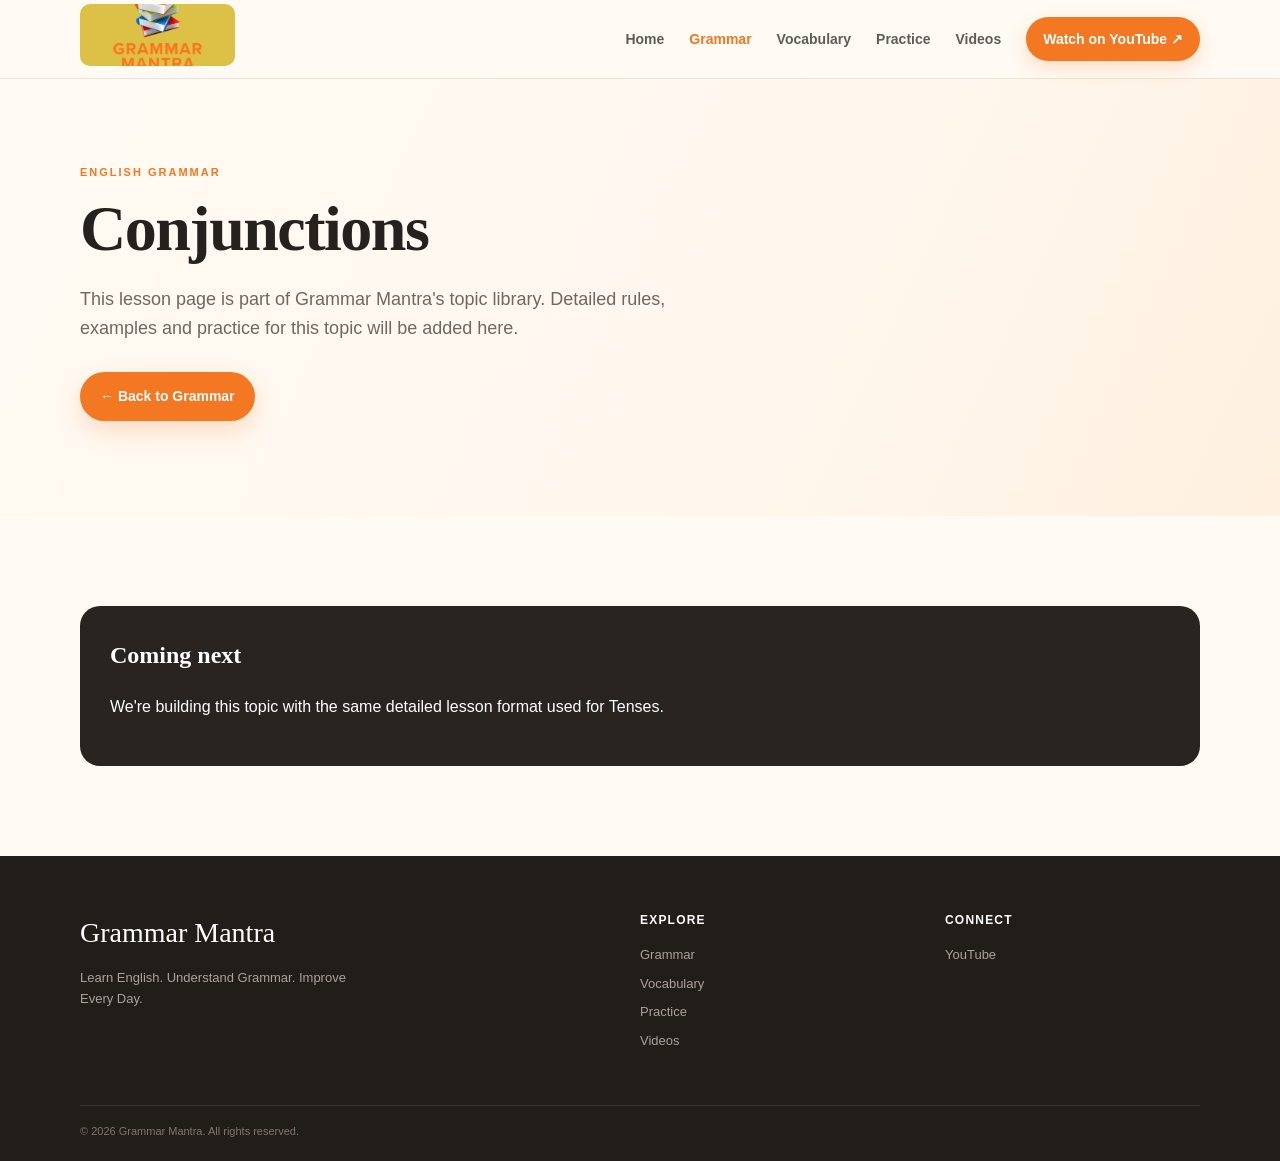
<file: grammar/conjunctions.html>
<!doctype html><html lang="en"><head><meta charset="utf-8"><meta name="viewport" content="width=device-width,initial-scale=1"><title>Conjunctions | Grammar Mantra</title><link rel="stylesheet" href="../styles.css"></head><body>
<header class="site-header"><div class="container nav-wrap"><a class="brand" href="../index.html"><img src="../assets/logo.jpg" alt="Grammar Mantra logo"></a><button class="menu-toggle" aria-label="Open menu">☰</button><nav class="nav"><a href="../index.html">Home</a><a class="active" href="../grammar.html">Grammar</a><a href="../index.html#vocabulary">Vocabulary</a><a href="../index.html#practice">Practice</a><a href="../index.html#videos">Videos</a><a class="nav-cta" href="https://www.youtube.com/@grammarmantra" target="_blank" rel="noopener">Watch on YouTube ↗</a></nav></div></header>
<main><section class="hero"><div class="container"><p class="eyebrow">ENGLISH GRAMMAR</p><h1>Conjunctions</h1><p class="hero-text">This lesson page is part of Grammar Mantra's topic library. Detailed rules, examples and practice for this topic will be added here.</p><a class="btn btn-primary" href="../grammar.html">← Back to Grammar</a></div></section><section class="section"><div class="container"><div class="practice-section" style="padding:30px;border-radius:20px"><h2 style="margin-top:0">Coming next</h2><p>We're building this topic with the same detailed lesson format used for Tenses.</p></div></div></section></main>
<footer><div class="container footer-grid"><div><div class="footer-brand">Grammar Mantra</div><p>Learn English. Understand Grammar. Improve Every Day.</p></div><div><h4>Explore</h4><a href="../grammar.html">Grammar</a><a href="../index.html#vocabulary">Vocabulary</a><a href="../index.html#practice">Practice</a><a href="../index.html#videos">Videos</a></div><div><h4>Connect</h4><a href="https://www.youtube.com/@grammarmantra" target="_blank" rel="noopener">YouTube</a></div></div><div class="container copyright">© <span id="year"></span> Grammar Mantra. All rights reserved.</div></footer><script src="../script.js"></script></body></html>
</file>
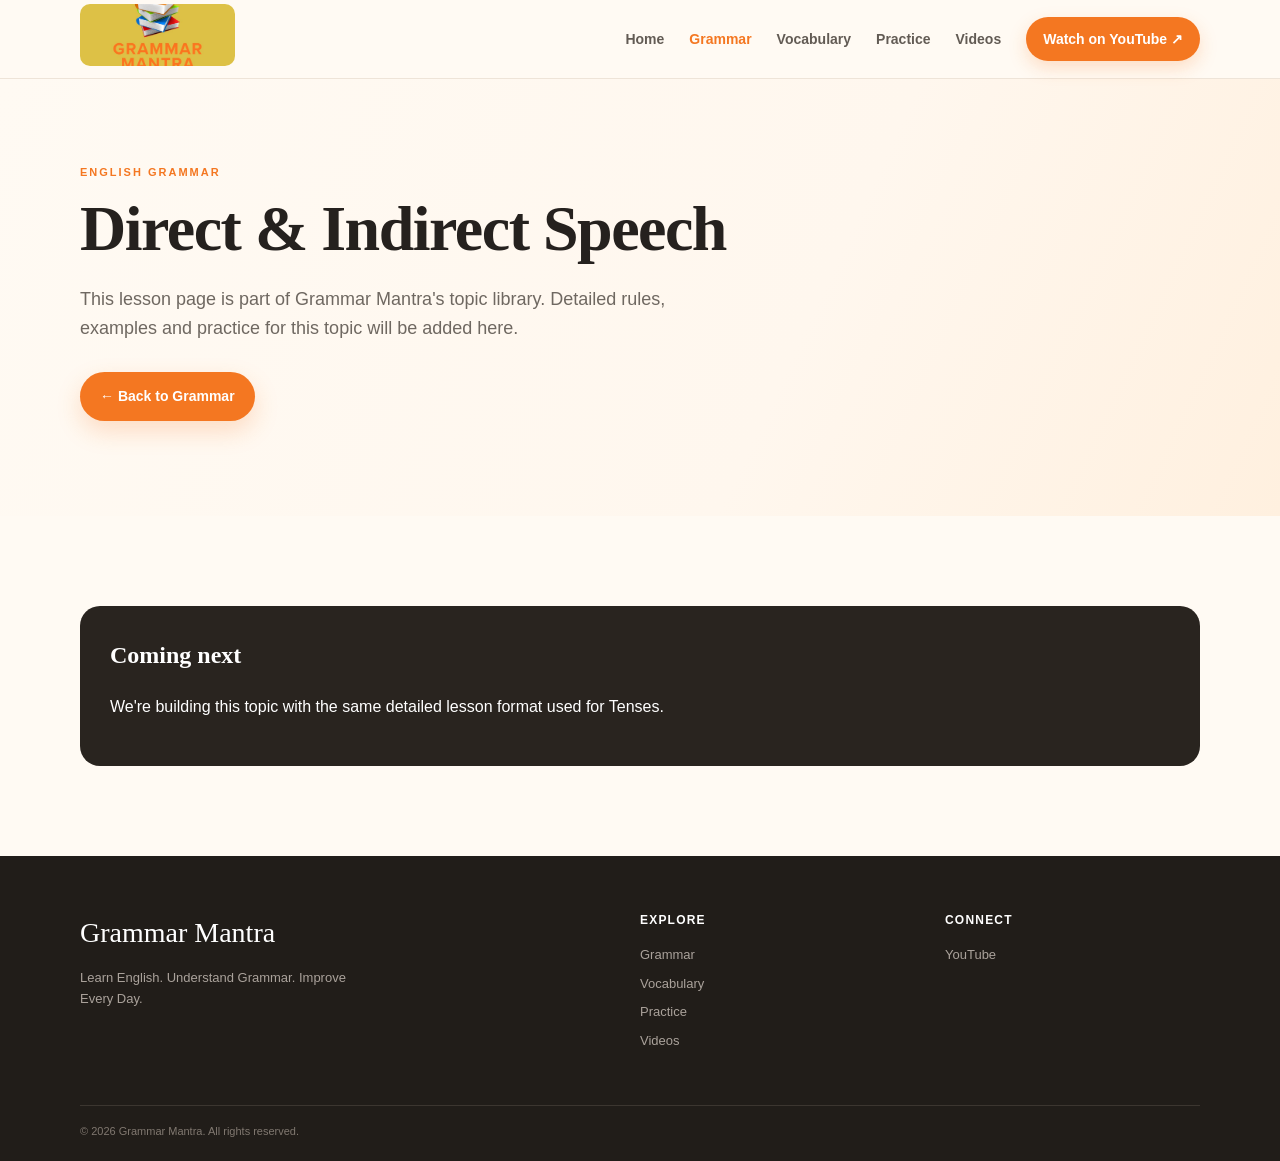
<file: grammar/direct-indirect-speech.html>
<!doctype html><html lang="en"><head><meta charset="utf-8"><meta name="viewport" content="width=device-width,initial-scale=1"><title>Direct & Indirect Speech | Grammar Mantra</title><link rel="stylesheet" href="../styles.css"></head><body>
<header class="site-header"><div class="container nav-wrap"><a class="brand" href="../index.html"><img src="../assets/logo.jpg" alt="Grammar Mantra logo"></a><button class="menu-toggle" aria-label="Open menu">☰</button><nav class="nav"><a href="../index.html">Home</a><a class="active" href="../grammar.html">Grammar</a><a href="../index.html#vocabulary">Vocabulary</a><a href="../index.html#practice">Practice</a><a href="../index.html#videos">Videos</a><a class="nav-cta" href="https://www.youtube.com/@grammarmantra" target="_blank" rel="noopener">Watch on YouTube ↗</a></nav></div></header>
<main><section class="hero"><div class="container"><p class="eyebrow">ENGLISH GRAMMAR</p><h1>Direct & Indirect Speech</h1><p class="hero-text">This lesson page is part of Grammar Mantra's topic library. Detailed rules, examples and practice for this topic will be added here.</p><a class="btn btn-primary" href="../grammar.html">← Back to Grammar</a></div></section><section class="section"><div class="container"><div class="practice-section" style="padding:30px;border-radius:20px"><h2 style="margin-top:0">Coming next</h2><p>We're building this topic with the same detailed lesson format used for Tenses.</p></div></div></section></main>
<footer><div class="container footer-grid"><div><div class="footer-brand">Grammar Mantra</div><p>Learn English. Understand Grammar. Improve Every Day.</p></div><div><h4>Explore</h4><a href="../grammar.html">Grammar</a><a href="../index.html#vocabulary">Vocabulary</a><a href="../index.html#practice">Practice</a><a href="../index.html#videos">Videos</a></div><div><h4>Connect</h4><a href="https://www.youtube.com/@grammarmantra" target="_blank" rel="noopener">YouTube</a></div></div><div class="container copyright">© <span id="year"></span> Grammar Mantra. All rights reserved.</div></footer><script src="../script.js"></script></body></html>
</file>
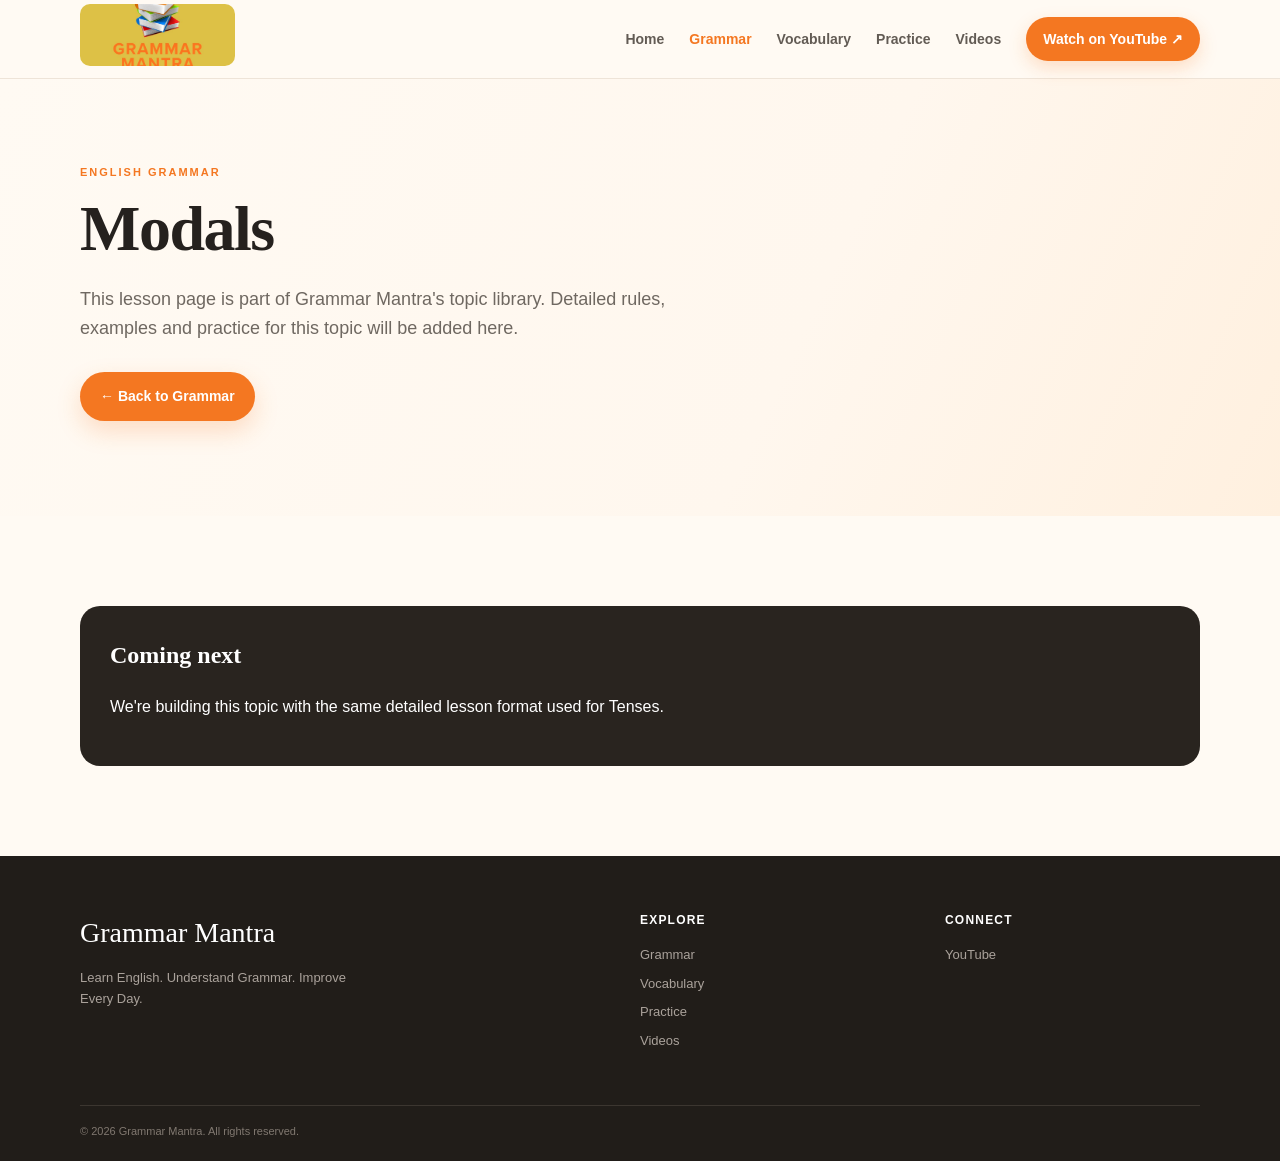
<file: grammar/modals.html>
<!doctype html><html lang="en"><head><meta charset="utf-8"><meta name="viewport" content="width=device-width,initial-scale=1"><title>Modals | Grammar Mantra</title><link rel="stylesheet" href="../styles.css"></head><body>
<header class="site-header"><div class="container nav-wrap"><a class="brand" href="../index.html"><img src="../assets/logo.jpg" alt="Grammar Mantra logo"></a><button class="menu-toggle" aria-label="Open menu">☰</button><nav class="nav"><a href="../index.html">Home</a><a class="active" href="../grammar.html">Grammar</a><a href="../index.html#vocabulary">Vocabulary</a><a href="../index.html#practice">Practice</a><a href="../index.html#videos">Videos</a><a class="nav-cta" href="https://www.youtube.com/@grammarmantra" target="_blank" rel="noopener">Watch on YouTube ↗</a></nav></div></header>
<main><section class="hero"><div class="container"><p class="eyebrow">ENGLISH GRAMMAR</p><h1>Modals</h1><p class="hero-text">This lesson page is part of Grammar Mantra's topic library. Detailed rules, examples and practice for this topic will be added here.</p><a class="btn btn-primary" href="../grammar.html">← Back to Grammar</a></div></section><section class="section"><div class="container"><div class="practice-section" style="padding:30px;border-radius:20px"><h2 style="margin-top:0">Coming next</h2><p>We're building this topic with the same detailed lesson format used for Tenses.</p></div></div></section></main>
<footer><div class="container footer-grid"><div><div class="footer-brand">Grammar Mantra</div><p>Learn English. Understand Grammar. Improve Every Day.</p></div><div><h4>Explore</h4><a href="../grammar.html">Grammar</a><a href="../index.html#vocabulary">Vocabulary</a><a href="../index.html#practice">Practice</a><a href="../index.html#videos">Videos</a></div><div><h4>Connect</h4><a href="https://www.youtube.com/@grammarmantra" target="_blank" rel="noopener">YouTube</a></div></div><div class="container copyright">© <span id="year"></span> Grammar Mantra. All rights reserved.</div></footer><script src="../script.js"></script></body></html>
</file>
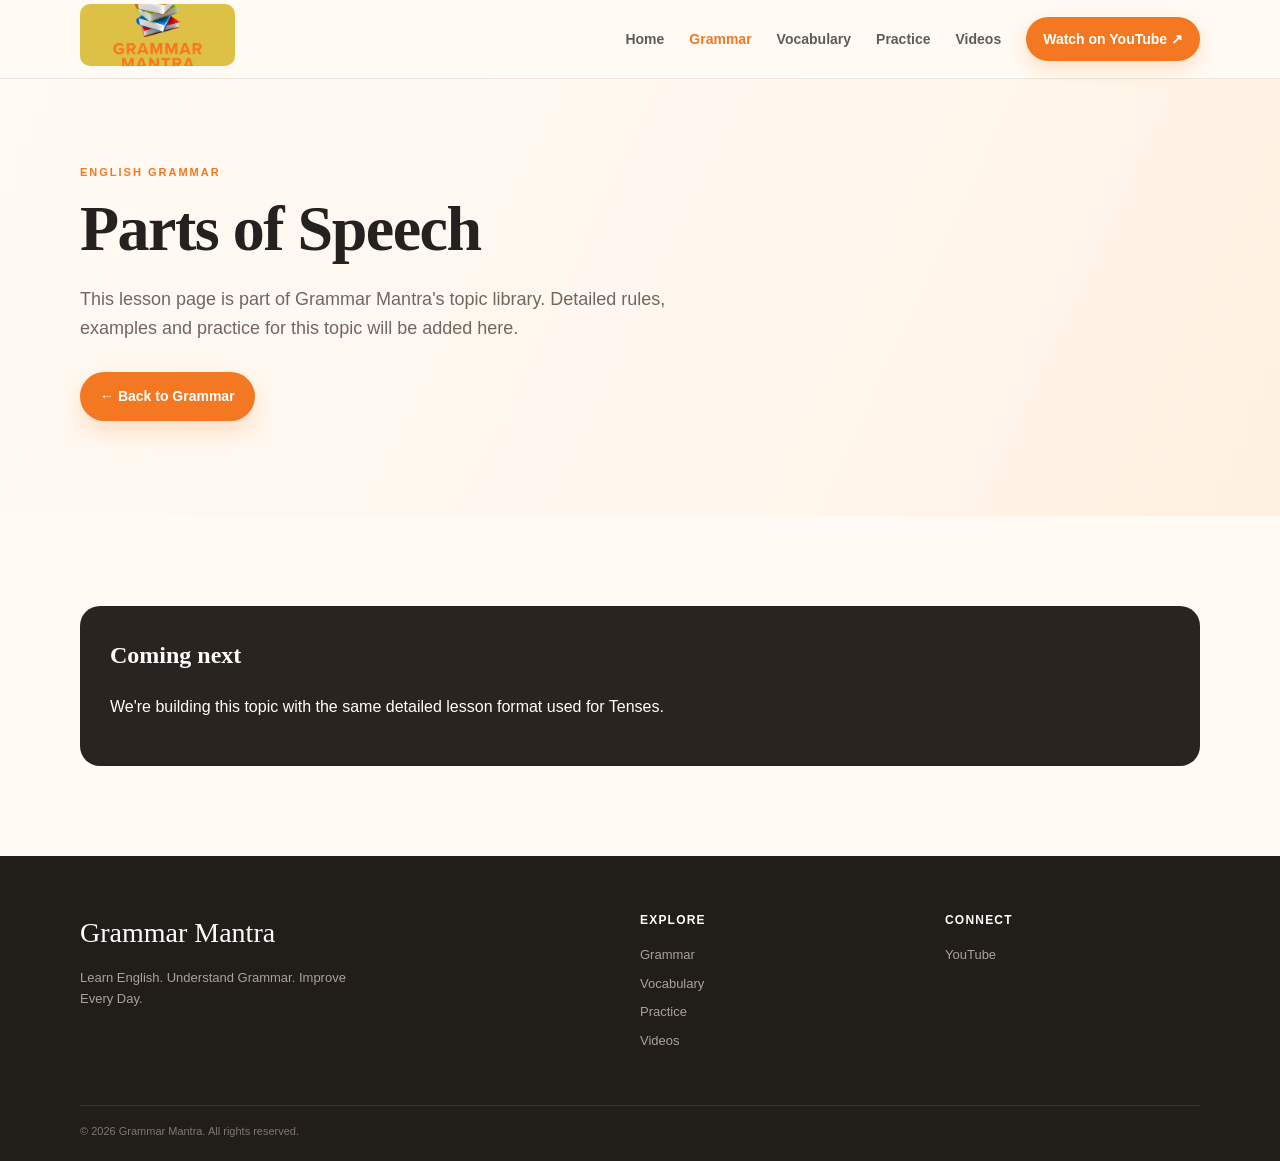
<file: grammar/parts-of-speech.html>
<!doctype html><html lang="en"><head><meta charset="utf-8"><meta name="viewport" content="width=device-width,initial-scale=1"><title>Parts of Speech | Grammar Mantra</title><link rel="stylesheet" href="../styles.css"></head><body>
<header class="site-header"><div class="container nav-wrap"><a class="brand" href="../index.html"><img src="../assets/logo.jpg" alt="Grammar Mantra logo"></a><button class="menu-toggle" aria-label="Open menu">☰</button><nav class="nav"><a href="../index.html">Home</a><a class="active" href="../grammar.html">Grammar</a><a href="../index.html#vocabulary">Vocabulary</a><a href="../index.html#practice">Practice</a><a href="../index.html#videos">Videos</a><a class="nav-cta" href="https://www.youtube.com/@grammarmantra" target="_blank" rel="noopener">Watch on YouTube ↗</a></nav></div></header>
<main><section class="hero"><div class="container"><p class="eyebrow">ENGLISH GRAMMAR</p><h1>Parts of Speech</h1><p class="hero-text">This lesson page is part of Grammar Mantra's topic library. Detailed rules, examples and practice for this topic will be added here.</p><a class="btn btn-primary" href="../grammar.html">← Back to Grammar</a></div></section><section class="section"><div class="container"><div class="practice-section" style="padding:30px;border-radius:20px"><h2 style="margin-top:0">Coming next</h2><p>We're building this topic with the same detailed lesson format used for Tenses.</p></div></div></section></main>
<footer><div class="container footer-grid"><div><div class="footer-brand">Grammar Mantra</div><p>Learn English. Understand Grammar. Improve Every Day.</p></div><div><h4>Explore</h4><a href="../grammar.html">Grammar</a><a href="../index.html#vocabulary">Vocabulary</a><a href="../index.html#practice">Practice</a><a href="../index.html#videos">Videos</a></div><div><h4>Connect</h4><a href="https://www.youtube.com/@grammarmantra" target="_blank" rel="noopener">YouTube</a></div></div><div class="container copyright">© <span id="year"></span> Grammar Mantra. All rights reserved.</div></footer><script src="../script.js"></script></body></html>
</file>
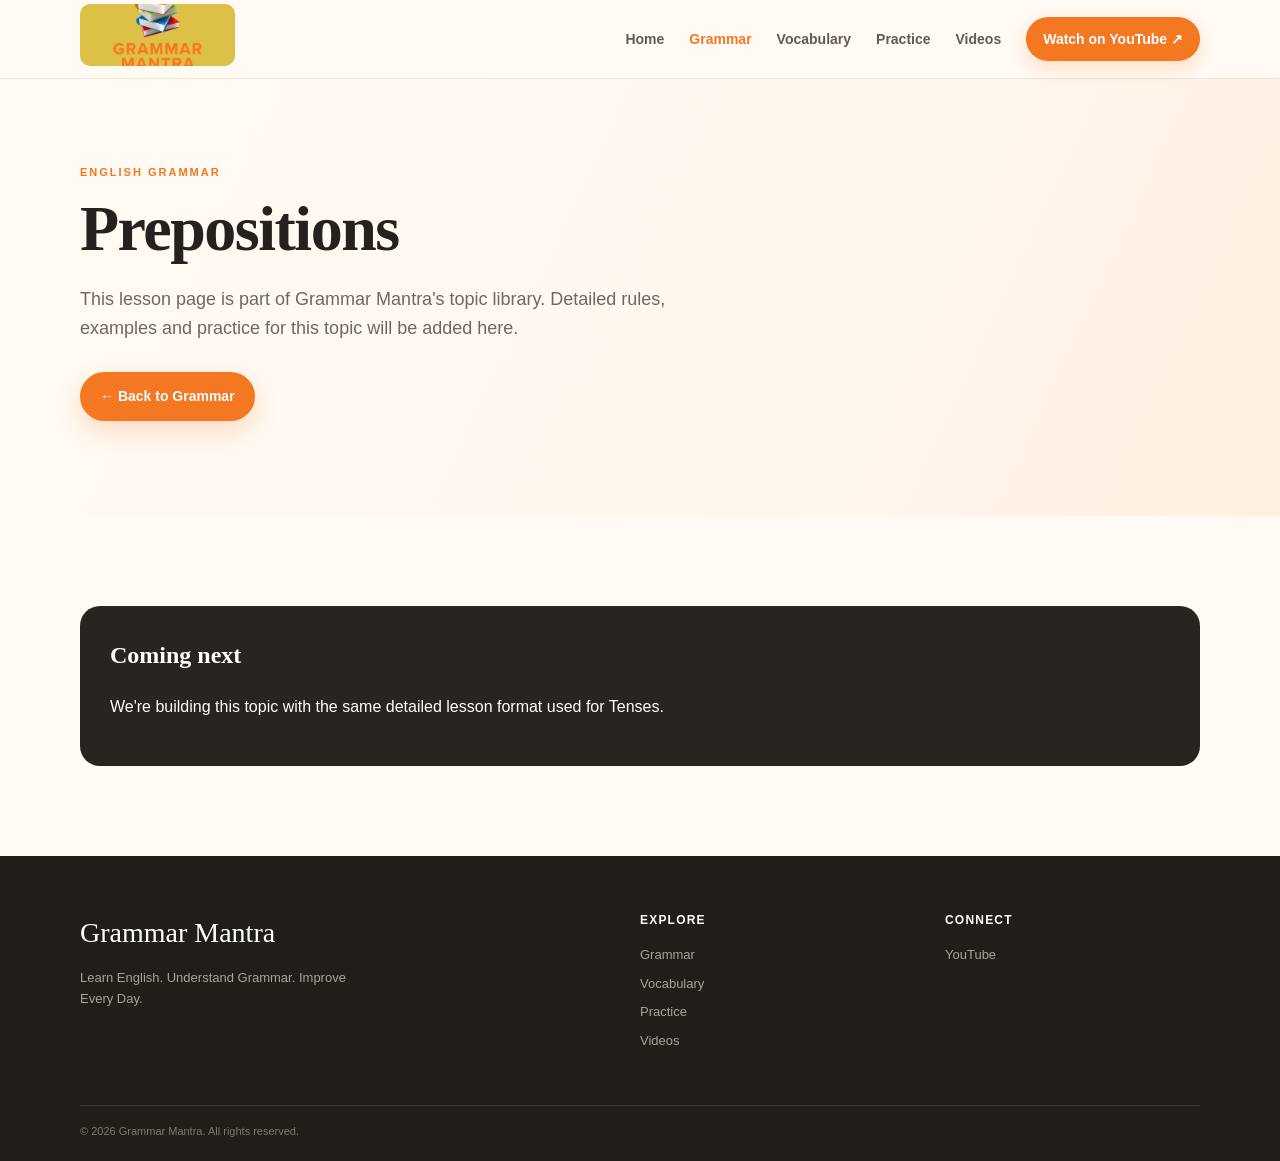
<file: grammar/prepositions.html>
<!doctype html><html lang="en"><head><meta charset="utf-8"><meta name="viewport" content="width=device-width,initial-scale=1"><title>Prepositions | Grammar Mantra</title><link rel="stylesheet" href="../styles.css"></head><body>
<header class="site-header"><div class="container nav-wrap"><a class="brand" href="../index.html"><img src="../assets/logo.jpg" alt="Grammar Mantra logo"></a><button class="menu-toggle" aria-label="Open menu">☰</button><nav class="nav"><a href="../index.html">Home</a><a class="active" href="../grammar.html">Grammar</a><a href="../index.html#vocabulary">Vocabulary</a><a href="../index.html#practice">Practice</a><a href="../index.html#videos">Videos</a><a class="nav-cta" href="https://www.youtube.com/@grammarmantra" target="_blank" rel="noopener">Watch on YouTube ↗</a></nav></div></header>
<main><section class="hero"><div class="container"><p class="eyebrow">ENGLISH GRAMMAR</p><h1>Prepositions</h1><p class="hero-text">This lesson page is part of Grammar Mantra's topic library. Detailed rules, examples and practice for this topic will be added here.</p><a class="btn btn-primary" href="../grammar.html">← Back to Grammar</a></div></section><section class="section"><div class="container"><div class="practice-section" style="padding:30px;border-radius:20px"><h2 style="margin-top:0">Coming next</h2><p>We're building this topic with the same detailed lesson format used for Tenses.</p></div></div></section></main>
<footer><div class="container footer-grid"><div><div class="footer-brand">Grammar Mantra</div><p>Learn English. Understand Grammar. Improve Every Day.</p></div><div><h4>Explore</h4><a href="../grammar.html">Grammar</a><a href="../index.html#vocabulary">Vocabulary</a><a href="../index.html#practice">Practice</a><a href="../index.html#videos">Videos</a></div><div><h4>Connect</h4><a href="https://www.youtube.com/@grammarmantra" target="_blank" rel="noopener">YouTube</a></div></div><div class="container copyright">© <span id="year"></span> Grammar Mantra. All rights reserved.</div></footer><script src="../script.js"></script></body></html>
</file>
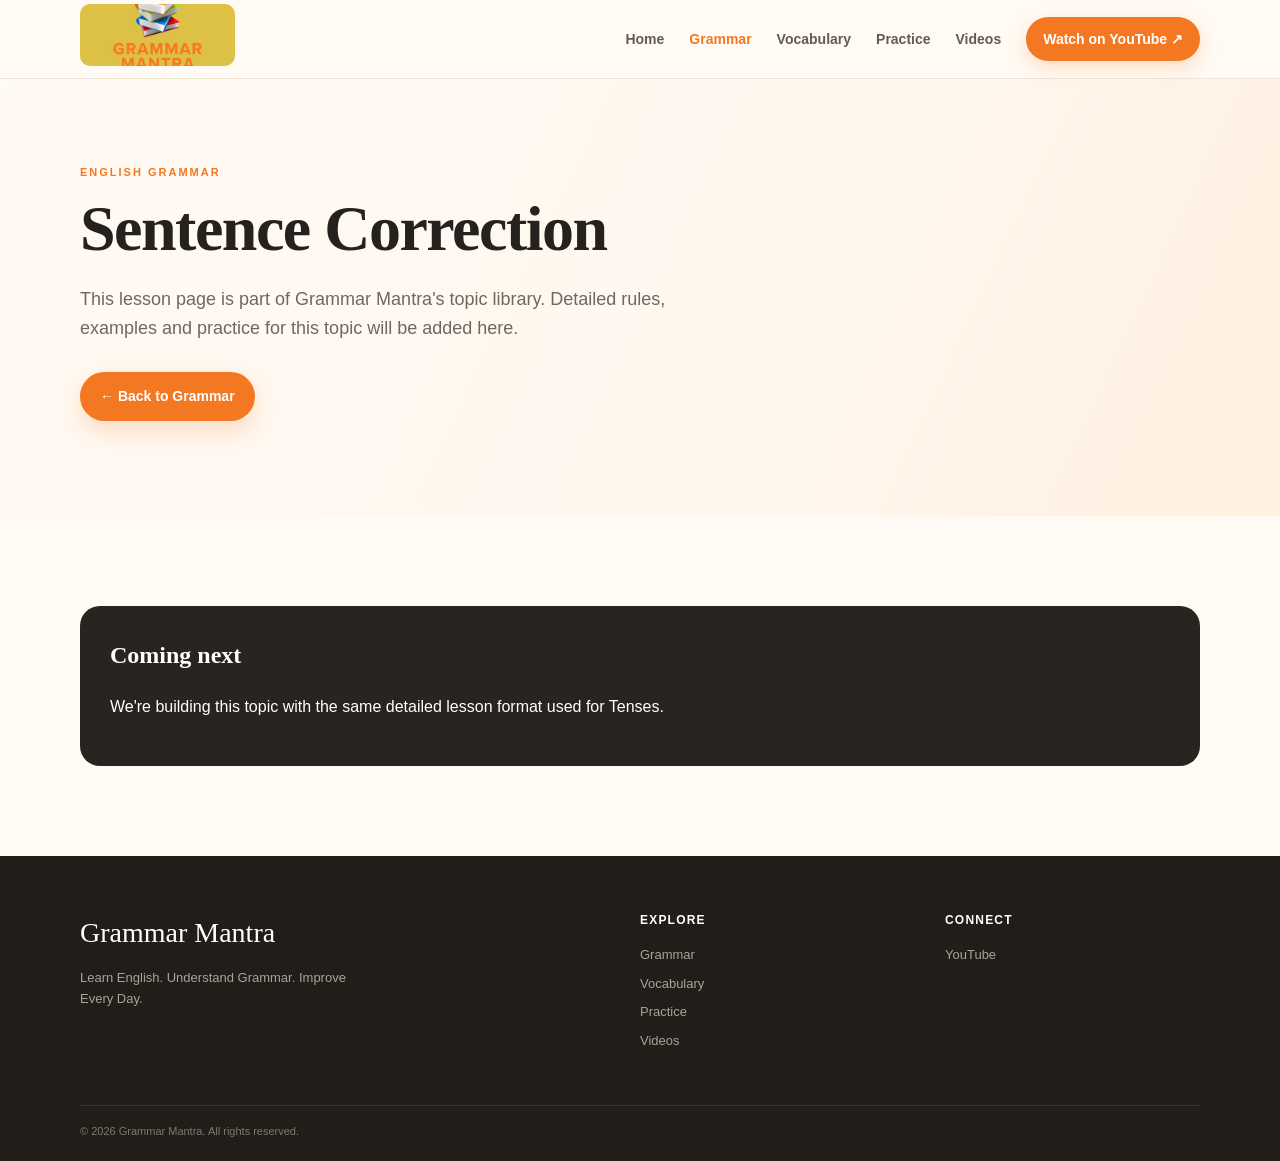
<file: grammar/sentence-correction.html>
<!doctype html><html lang="en"><head><meta charset="utf-8"><meta name="viewport" content="width=device-width,initial-scale=1"><title>Sentence Correction | Grammar Mantra</title><link rel="stylesheet" href="../styles.css"></head><body>
<header class="site-header"><div class="container nav-wrap"><a class="brand" href="../index.html"><img src="../assets/logo.jpg" alt="Grammar Mantra logo"></a><button class="menu-toggle" aria-label="Open menu">☰</button><nav class="nav"><a href="../index.html">Home</a><a class="active" href="../grammar.html">Grammar</a><a href="../index.html#vocabulary">Vocabulary</a><a href="../index.html#practice">Practice</a><a href="../index.html#videos">Videos</a><a class="nav-cta" href="https://www.youtube.com/@grammarmantra" target="_blank" rel="noopener">Watch on YouTube ↗</a></nav></div></header>
<main><section class="hero"><div class="container"><p class="eyebrow">ENGLISH GRAMMAR</p><h1>Sentence Correction</h1><p class="hero-text">This lesson page is part of Grammar Mantra's topic library. Detailed rules, examples and practice for this topic will be added here.</p><a class="btn btn-primary" href="../grammar.html">← Back to Grammar</a></div></section><section class="section"><div class="container"><div class="practice-section" style="padding:30px;border-radius:20px"><h2 style="margin-top:0">Coming next</h2><p>We're building this topic with the same detailed lesson format used for Tenses.</p></div></div></section></main>
<footer><div class="container footer-grid"><div><div class="footer-brand">Grammar Mantra</div><p>Learn English. Understand Grammar. Improve Every Day.</p></div><div><h4>Explore</h4><a href="../grammar.html">Grammar</a><a href="../index.html#vocabulary">Vocabulary</a><a href="../index.html#practice">Practice</a><a href="../index.html#videos">Videos</a></div><div><h4>Connect</h4><a href="https://www.youtube.com/@grammarmantra" target="_blank" rel="noopener">YouTube</a></div></div><div class="container copyright">© <span id="year"></span> Grammar Mantra. All rights reserved.</div></footer><script src="../script.js"></script></body></html>
</file>
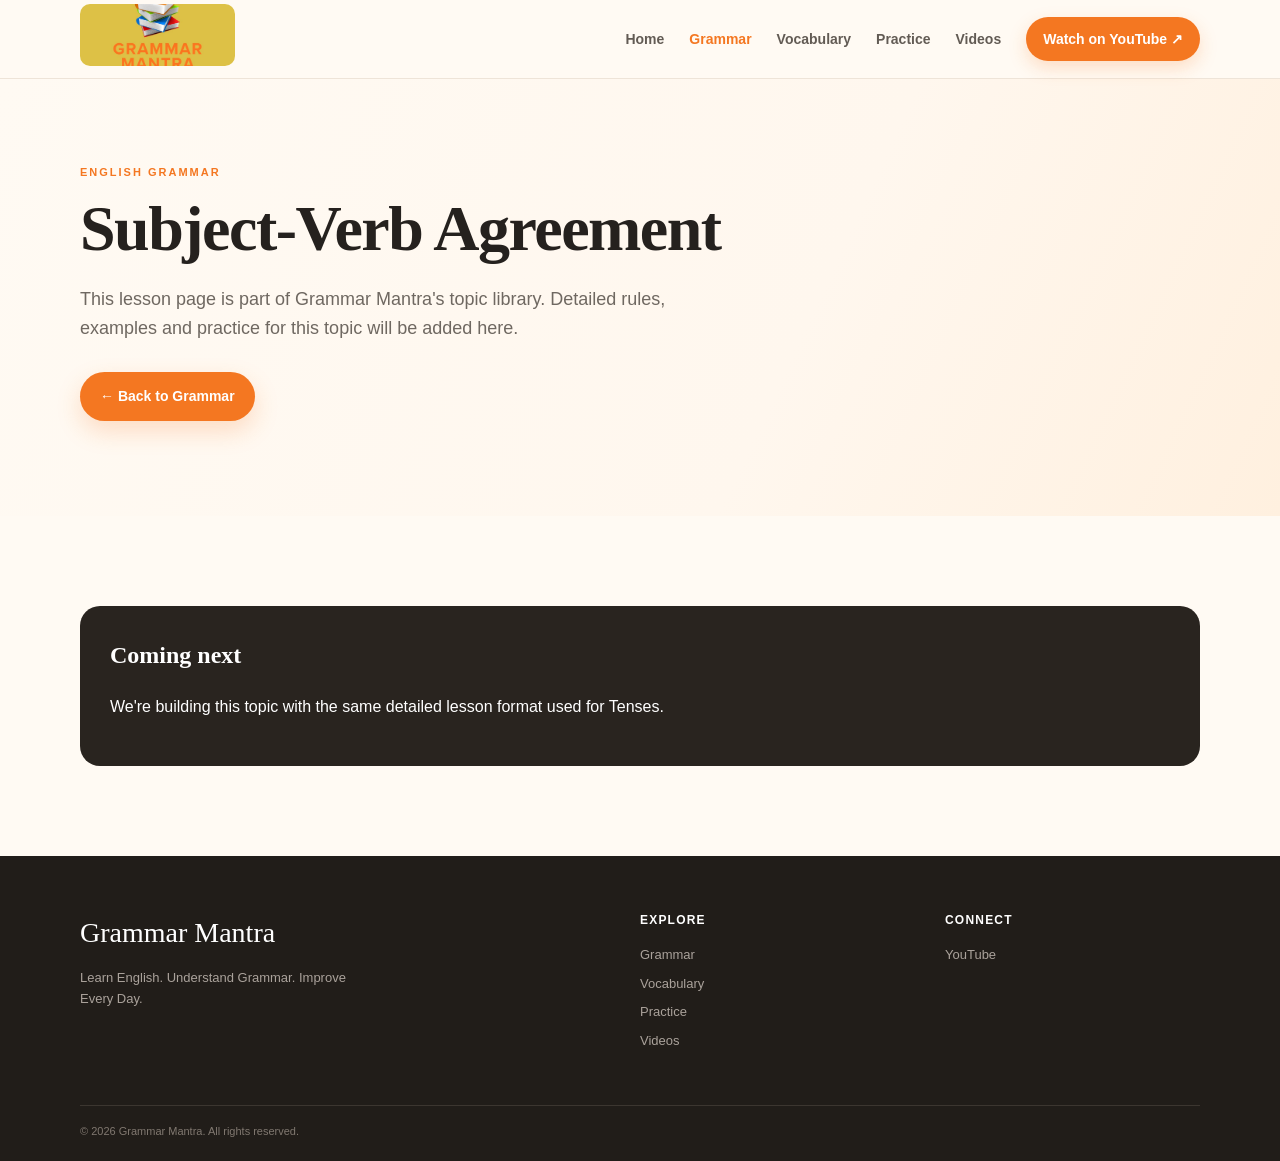
<file: grammar/subject-verb-agreement.html>
<!doctype html><html lang="en"><head><meta charset="utf-8"><meta name="viewport" content="width=device-width,initial-scale=1"><title>Subject-Verb Agreement | Grammar Mantra</title><link rel="stylesheet" href="../styles.css"></head><body>
<header class="site-header"><div class="container nav-wrap"><a class="brand" href="../index.html"><img src="../assets/logo.jpg" alt="Grammar Mantra logo"></a><button class="menu-toggle" aria-label="Open menu">☰</button><nav class="nav"><a href="../index.html">Home</a><a class="active" href="../grammar.html">Grammar</a><a href="../index.html#vocabulary">Vocabulary</a><a href="../index.html#practice">Practice</a><a href="../index.html#videos">Videos</a><a class="nav-cta" href="https://www.youtube.com/@grammarmantra" target="_blank" rel="noopener">Watch on YouTube ↗</a></nav></div></header>
<main><section class="hero"><div class="container"><p class="eyebrow">ENGLISH GRAMMAR</p><h1>Subject-Verb Agreement</h1><p class="hero-text">This lesson page is part of Grammar Mantra's topic library. Detailed rules, examples and practice for this topic will be added here.</p><a class="btn btn-primary" href="../grammar.html">← Back to Grammar</a></div></section><section class="section"><div class="container"><div class="practice-section" style="padding:30px;border-radius:20px"><h2 style="margin-top:0">Coming next</h2><p>We're building this topic with the same detailed lesson format used for Tenses.</p></div></div></section></main>
<footer><div class="container footer-grid"><div><div class="footer-brand">Grammar Mantra</div><p>Learn English. Understand Grammar. Improve Every Day.</p></div><div><h4>Explore</h4><a href="../grammar.html">Grammar</a><a href="../index.html#vocabulary">Vocabulary</a><a href="../index.html#practice">Practice</a><a href="../index.html#videos">Videos</a></div><div><h4>Connect</h4><a href="https://www.youtube.com/@grammarmantra" target="_blank" rel="noopener">YouTube</a></div></div><div class="container copyright">© <span id="year"></span> Grammar Mantra. All rights reserved.</div></footer><script src="../script.js"></script></body></html>
</file>
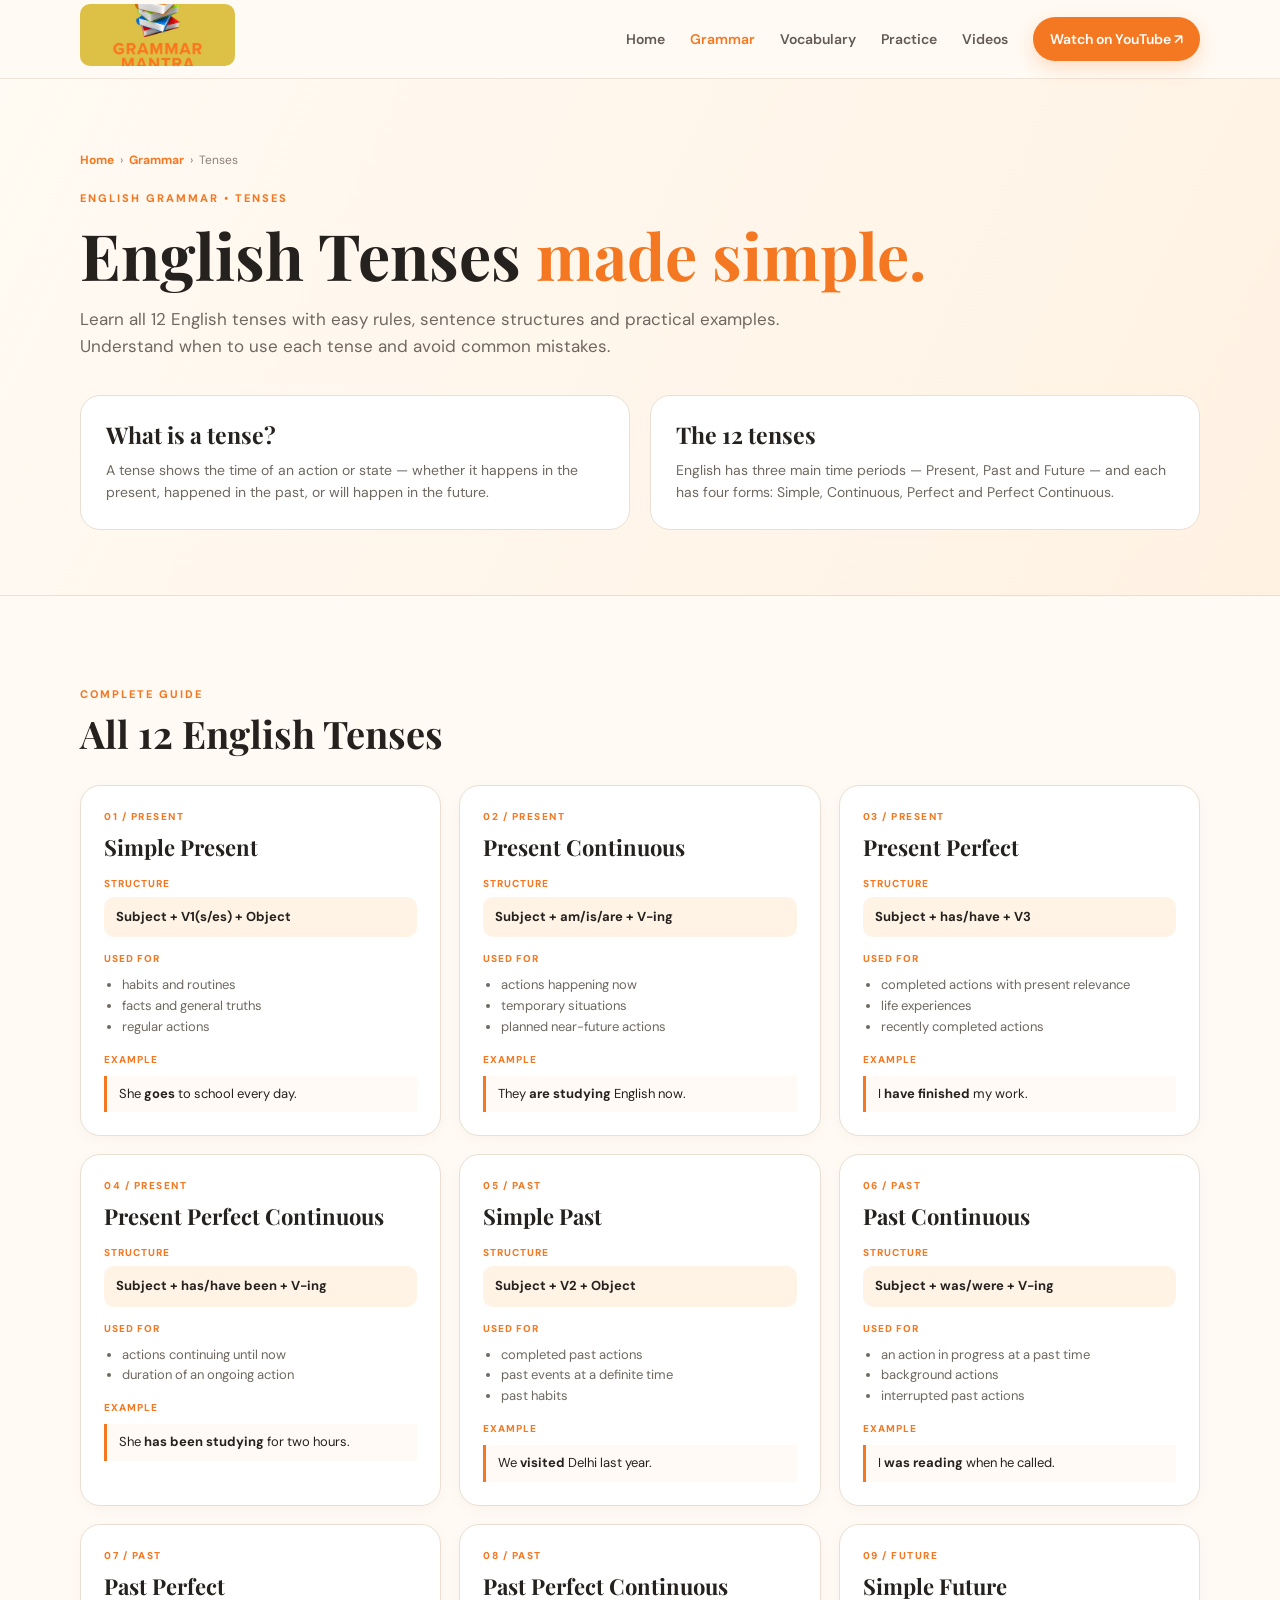
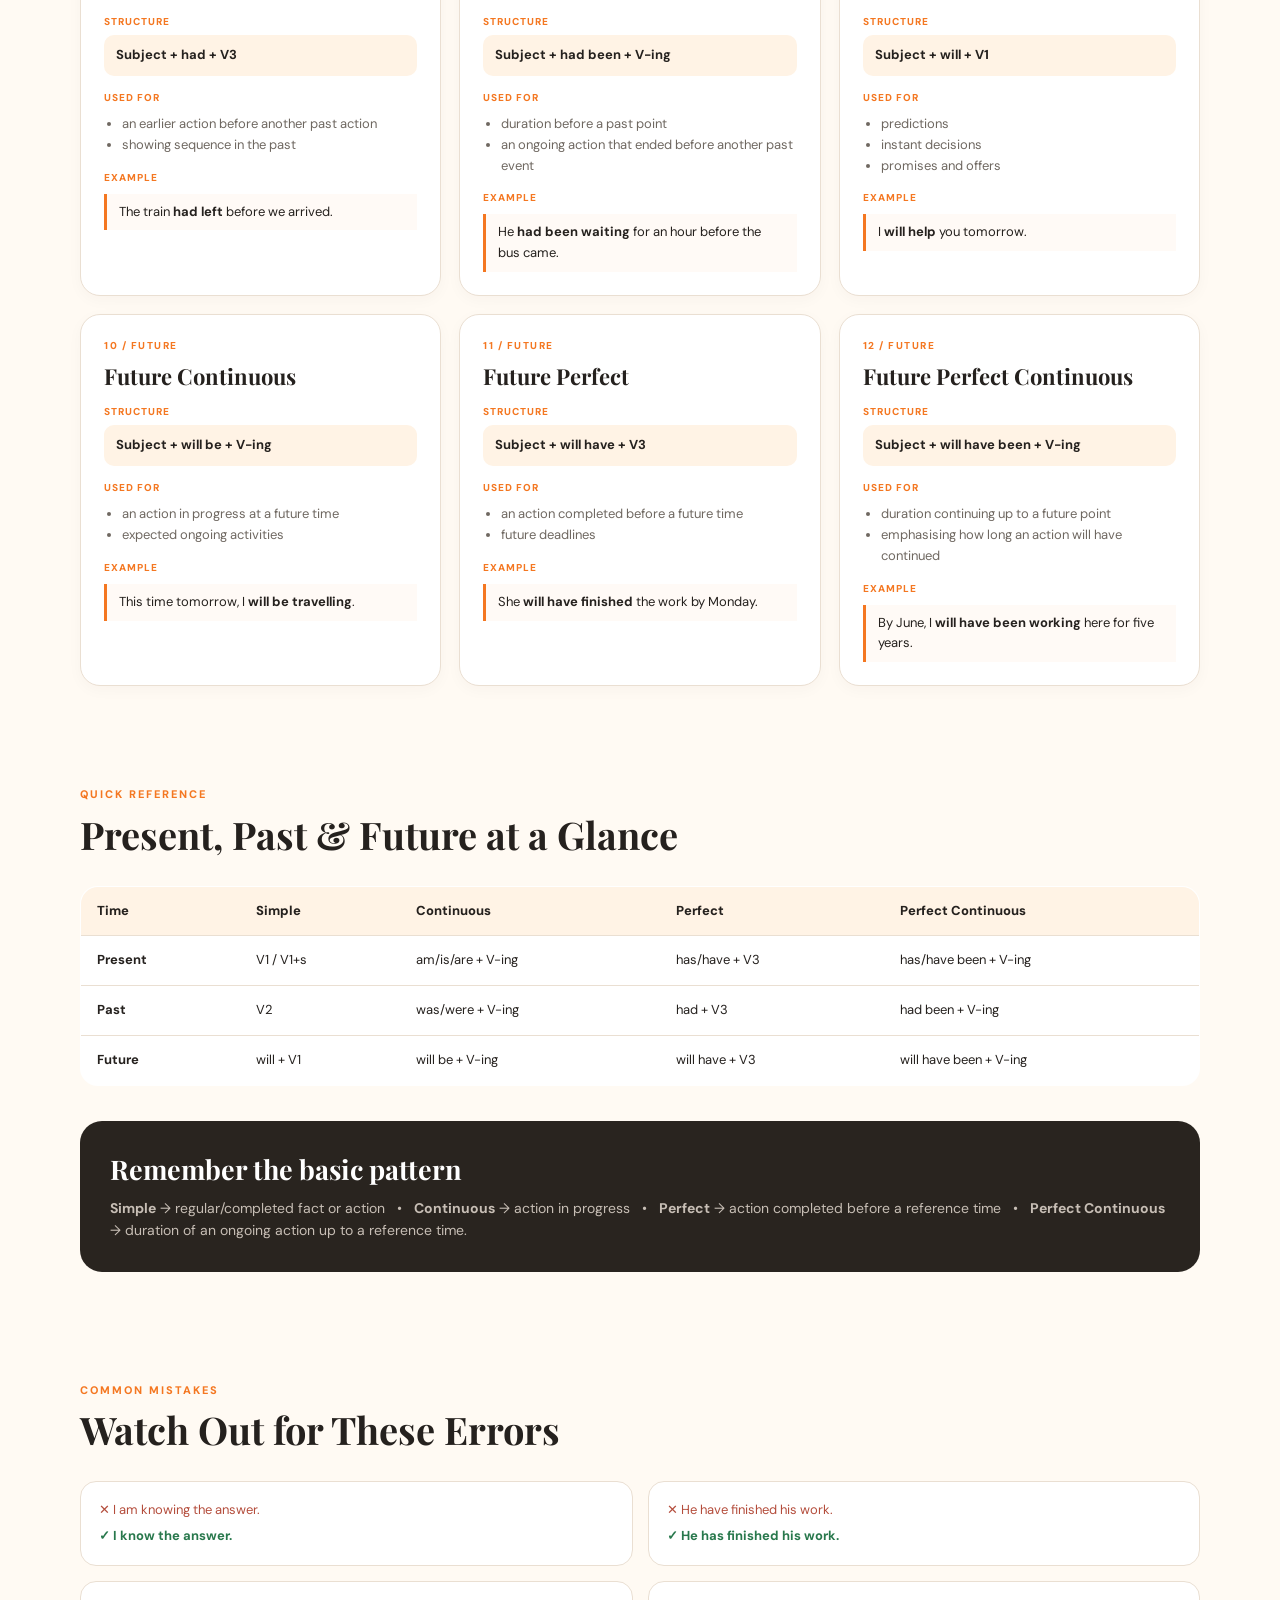
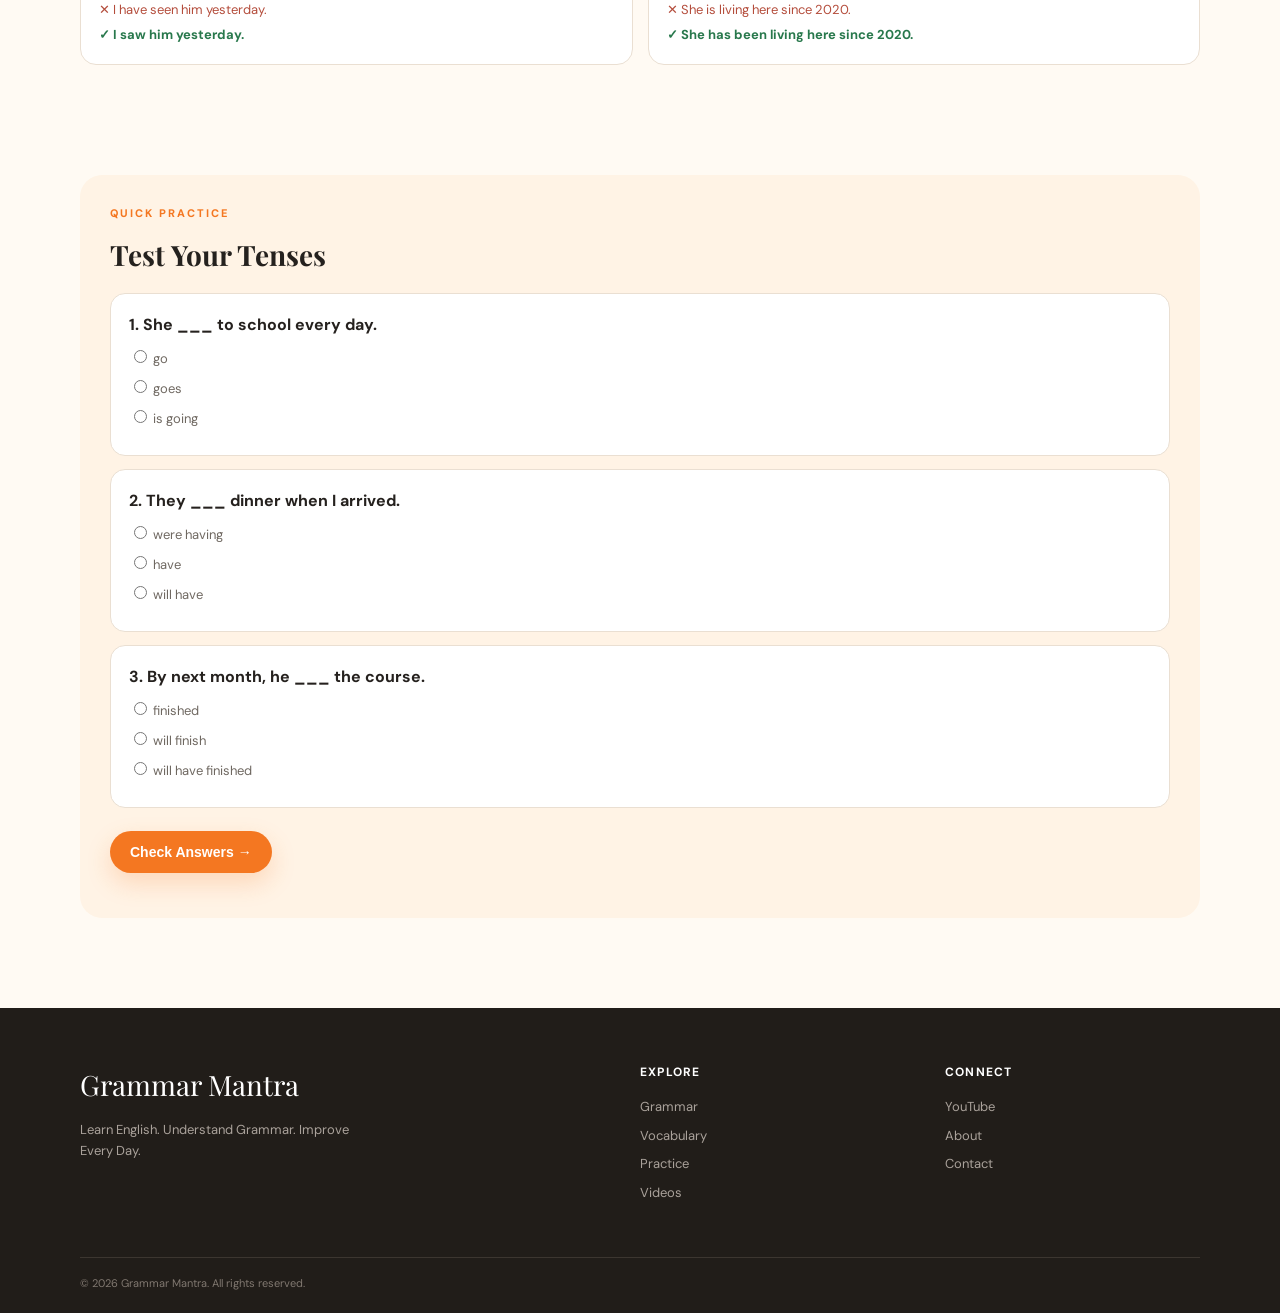
<file: grammar/tenses.html>
<!doctype html>
<html lang="en">
<head>
<meta charset="utf-8"><meta name="viewport" content="width=device-width,initial-scale=1">
<meta name="description" content="Learn all 12 English tenses with simple rules, sentence structures, examples and common mistakes. A complete Tenses guide by Grammar Mantra.">
<meta name="keywords" content="English tenses, 12 tenses, tenses in English grammar, tense rules, tense examples">
<title>English Tenses – Rules, Structures & Examples | Grammar Mantra</title>
<link rel="preconnect" href="https://fonts.googleapis.com"><link rel="preconnect" href="https://fonts.gstatic.com" crossorigin>
<link href="https://fonts.googleapis.com/css2?family=DM+Sans:wght@400;500;600;700&family=Playfair+Display:wght@600;700&display=swap" rel="stylesheet">
<link rel="stylesheet" href="../styles.css">
<style>
.tense-hero{padding:72px 0 65px;background:linear-gradient(115deg,#fffaf3,#fff2e3);border-bottom:1px solid var(--line)}
.tense-hero h1{font:700 clamp(43px,5vw,64px)/1.05 "Playfair Display",serif;margin:0 0 18px}.tense-hero h1 span{color:var(--orange)}.tense-hero .lead{max-width:700px;color:var(--muted);font-size:17px;margin:0}.crumb{font-size:12px;color:#8b8279;margin-bottom:20px}.crumb a{color:var(--orange);font-weight:700}
.tense-intro{display:grid;grid-template-columns:1fr 1fr;gap:20px;margin-top:35px}.info-card{background:#fff;border:1px solid var(--line);border-radius:20px;padding:25px}.info-card h3{font:700 23px/1.2 "Playfair Display",serif;margin:0 0 10px}.info-card p{color:var(--muted);font-size:14px;margin:0}
.tense-section-title{margin-bottom:30px}.tense-section-title .eyebrow{margin-bottom:10px}.tense-section-title h2{font:700 38px/1.1 "Playfair Display",serif;margin:0}.tense-grid{display:grid;grid-template-columns:repeat(3,1fr);gap:18px}.tense-card{background:#fff;border:1px solid var(--line);border-radius:20px;padding:23px;box-shadow:0 4px 15px rgba(50,35,20,.03);transition:.2s}.tense-card:hover{border-color:#f1c39f;box-shadow:var(--shadow)}.tense-number{font-size:10px;font-weight:800;letter-spacing:1.5px;color:var(--orange)}.tense-card h3{font:700 22px/1.2 "Playfair Display",serif;margin:9px 0 15px}.label{font-size:10px;letter-spacing:1px;text-transform:uppercase;color:var(--orange);font-weight:800;margin:14px 0 5px}.structure{background:var(--cream-2);border-radius:10px;padding:10px 12px;font-weight:700;font-size:13px}.tense-card ul{padding-left:18px;margin:8px 0 0;color:var(--muted);font-size:13px}.example{border-left:3px solid var(--orange);padding:8px 12px;margin-top:8px;background:#fffaf6;font-size:13px}
.rule-table{width:100%;border-collapse:collapse;background:#fff;border:1px solid var(--line);border-radius:18px;overflow:hidden}.rule-table th,.rule-table td{padding:14px 16px;border-bottom:1px solid var(--line);text-align:left;font-size:13px}.rule-table th{background:var(--cream-2);font-weight:800}.rule-table tr:last-child td{border-bottom:0}.tip-box{background:#29241f;color:#fff;border-radius:22px;padding:30px;margin-top:35px}.tip-box h3{font:700 27px "Playfair Display",serif;margin:0 0 10px}.tip-box p{color:#c7beb5;margin:0;font-size:14px}.mistakes{display:grid;grid-template-columns:1fr 1fr;gap:15px}.mistake{background:#fff;border:1px solid var(--line);border-radius:16px;padding:18px}.mistake .wrong{color:#b44d3c;font-size:13px;margin-bottom:5px}.mistake .right{color:#28784c;font-size:13px;font-weight:700}.quiz{background:var(--cream-2);border-radius:22px;padding:30px}.quiz h3{font:700 28px "Playfair Display",serif;margin:0 0 20px}.question{background:#fff;border:1px solid var(--line);border-radius:15px;padding:18px;margin-bottom:13px}.question p{font-weight:700;margin:0 0 10px}.options label{display:block;margin:7px 0;color:var(--muted);font-size:13px}.quiz button{margin-top:10px;border:0;cursor:pointer}.result{font-weight:700;color:var(--orange);margin-top:15px}
@media(max-width:850px){.tense-intro,.tense-grid{grid-template-columns:1fr 1fr}}@media(max-width:560px){.tense-intro,.tense-grid,.mistakes{grid-template-columns:1fr}.tense-section-title h2{font-size:33px}.rule-table{display:block;overflow-x:auto;white-space:nowrap}}
</style>
</head>
<body>
<header class="site-header"><div class="container nav-wrap"><a class="brand" href="../index.html"><img src="../assets/logo.jpg" alt="Grammar Mantra logo"></a><button class="menu-toggle" aria-label="Open menu" aria-expanded="false">☰</button><nav class="nav" aria-label="Main navigation"><a href="../index.html">Home</a><a class="active" href="../grammar.html">Grammar</a><a href="../index.html#vocabulary">Vocabulary</a><a href="../index.html#practice">Practice</a><a href="../index.html#videos">Videos</a><a class="nav-cta" href="https://www.youtube.com/@grammarmantra" target="_blank" rel="noopener">Watch on YouTube ↗</a></nav></div></header>
<main>
<section class="tense-hero"><div class="container"><div class="crumb"><a href="../index.html">Home</a> &nbsp;›&nbsp; <a href="../grammar.html">Grammar</a> &nbsp;›&nbsp; Tenses</div><p class="eyebrow">ENGLISH GRAMMAR • TENSES</p><h1>English Tenses <span>made simple.</span></h1><p class="lead">Learn all 12 English tenses with easy rules, sentence structures and practical examples. Understand when to use each tense and avoid common mistakes.</p><div class="tense-intro"><div class="info-card"><h3>What is a tense?</h3><p>A tense shows the time of an action or state — whether it happens in the present, happened in the past, or will happen in the future.</p></div><div class="info-card"><h3>The 12 tenses</h3><p>English has three main time periods — Present, Past and Future — and each has four forms: Simple, Continuous, Perfect and Perfect Continuous.</p></div></div></div></section>
<section class="section"><div class="container"><div class="tense-section-title"><p class="eyebrow">COMPLETE GUIDE</p><h2>All 12 English Tenses</h2></div><div class="tense-grid">
<div class="tense-card"><div class="tense-number">01 / PRESENT</div><h3>Simple Present</h3><div class="label">Structure</div><div class="structure">Subject + V1(s/es) + Object</div><div class="label">Used for</div><ul><li>habits and routines</li><li>facts and general truths</li><li>regular actions</li></ul><div class="label">Example</div><div class="example">She <b>goes</b> to school every day.</div></div>
<div class="tense-card"><div class="tense-number">02 / PRESENT</div><h3>Present Continuous</h3><div class="label">Structure</div><div class="structure">Subject + am/is/are + V-ing</div><div class="label">Used for</div><ul><li>actions happening now</li><li>temporary situations</li><li>planned near-future actions</li></ul><div class="label">Example</div><div class="example">They <b>are studying</b> English now.</div></div>
<div class="tense-card"><div class="tense-number">03 / PRESENT</div><h3>Present Perfect</h3><div class="label">Structure</div><div class="structure">Subject + has/have + V3</div><div class="label">Used for</div><ul><li>completed actions with present relevance</li><li>life experiences</li><li>recently completed actions</li></ul><div class="label">Example</div><div class="example">I <b>have finished</b> my work.</div></div>
<div class="tense-card"><div class="tense-number">04 / PRESENT</div><h3>Present Perfect Continuous</h3><div class="label">Structure</div><div class="structure">Subject + has/have been + V-ing</div><div class="label">Used for</div><ul><li>actions continuing until now</li><li>duration of an ongoing action</li></ul><div class="label">Example</div><div class="example">She <b>has been studying</b> for two hours.</div></div>
<div class="tense-card"><div class="tense-number">05 / PAST</div><h3>Simple Past</h3><div class="label">Structure</div><div class="structure">Subject + V2 + Object</div><div class="label">Used for</div><ul><li>completed past actions</li><li>past events at a definite time</li><li>past habits</li></ul><div class="label">Example</div><div class="example">We <b>visited</b> Delhi last year.</div></div>
<div class="tense-card"><div class="tense-number">06 / PAST</div><h3>Past Continuous</h3><div class="label">Structure</div><div class="structure">Subject + was/were + V-ing</div><div class="label">Used for</div><ul><li>an action in progress at a past time</li><li>background actions</li><li>interrupted past actions</li></ul><div class="label">Example</div><div class="example">I <b>was reading</b> when he called.</div></div>
<div class="tense-card"><div class="tense-number">07 / PAST</div><h3>Past Perfect</h3><div class="label">Structure</div><div class="structure">Subject + had + V3</div><div class="label">Used for</div><ul><li>an earlier action before another past action</li><li>showing sequence in the past</li></ul><div class="label">Example</div><div class="example">The train <b>had left</b> before we arrived.</div></div>
<div class="tense-card"><div class="tense-number">08 / PAST</div><h3>Past Perfect Continuous</h3><div class="label">Structure</div><div class="structure">Subject + had been + V-ing</div><div class="label">Used for</div><ul><li>duration before a past point</li><li>an ongoing action that ended before another past event</li></ul><div class="label">Example</div><div class="example">He <b>had been waiting</b> for an hour before the bus came.</div></div>
<div class="tense-card"><div class="tense-number">09 / FUTURE</div><h3>Simple Future</h3><div class="label">Structure</div><div class="structure">Subject + will + V1</div><div class="label">Used for</div><ul><li>predictions</li><li>instant decisions</li><li>promises and offers</li></ul><div class="label">Example</div><div class="example">I <b>will help</b> you tomorrow.</div></div>
<div class="tense-card"><div class="tense-number">10 / FUTURE</div><h3>Future Continuous</h3><div class="label">Structure</div><div class="structure">Subject + will be + V-ing</div><div class="label">Used for</div><ul><li>an action in progress at a future time</li><li>expected ongoing activities</li></ul><div class="label">Example</div><div class="example">This time tomorrow, I <b>will be travelling</b>.</div></div>
<div class="tense-card"><div class="tense-number">11 / FUTURE</div><h3>Future Perfect</h3><div class="label">Structure</div><div class="structure">Subject + will have + V3</div><div class="label">Used for</div><ul><li>an action completed before a future time</li><li>future deadlines</li></ul><div class="label">Example</div><div class="example">She <b>will have finished</b> the work by Monday.</div></div>
<div class="tense-card"><div class="tense-number">12 / FUTURE</div><h3>Future Perfect Continuous</h3><div class="label">Structure</div><div class="structure">Subject + will have been + V-ing</div><div class="label">Used for</div><ul><li>duration continuing up to a future point</li><li>emphasising how long an action will have continued</li></ul><div class="label">Example</div><div class="example">By June, I <b>will have been working</b> here for five years.</div></div>
</div></div></section>
<section class="section" style="padding-top:10px"><div class="container"><div class="tense-section-title"><p class="eyebrow">QUICK REFERENCE</p><h2>Present, Past &amp; Future at a Glance</h2></div><table class="rule-table"><thead><tr><th>Time</th><th>Simple</th><th>Continuous</th><th>Perfect</th><th>Perfect Continuous</th></tr></thead><tbody><tr><td><b>Present</b></td><td>V1 / V1+s</td><td>am/is/are + V-ing</td><td>has/have + V3</td><td>has/have been + V-ing</td></tr><tr><td><b>Past</b></td><td>V2</td><td>was/were + V-ing</td><td>had + V3</td><td>had been + V-ing</td></tr><tr><td><b>Future</b></td><td>will + V1</td><td>will be + V-ing</td><td>will have + V3</td><td>will have been + V-ing</td></tr></tbody></table><div class="tip-box"><h3>Remember the basic pattern</h3><p><b>Simple</b> → regular/completed fact or action &nbsp; • &nbsp; <b>Continuous</b> → action in progress &nbsp; • &nbsp; <b>Perfect</b> → action completed before a reference time &nbsp; • &nbsp; <b>Perfect Continuous</b> → duration of an ongoing action up to a reference time.</p></div></div></section>
<section class="section" style="padding-top:20px"><div class="container"><div class="tense-section-title"><p class="eyebrow">COMMON MISTAKES</p><h2>Watch Out for These Errors</h2></div><div class="mistakes"><div class="mistake"><div class="wrong">✕ I am knowing the answer.</div><div class="right">✓ I know the answer.</div></div><div class="mistake"><div class="wrong">✕ He have finished his work.</div><div class="right">✓ He has finished his work.</div></div><div class="mistake"><div class="wrong">✕ I have seen him yesterday.</div><div class="right">✓ I saw him yesterday.</div></div><div class="mistake"><div class="wrong">✕ She is living here since 2020.</div><div class="right">✓ She has been living here since 2020.</div></div></div></div></section>
<section class="section" style="padding-top:20px"><div class="container"><div class="quiz"><p class="eyebrow">QUICK PRACTICE</p><h3>Test Your Tenses</h3><div class="question"><p>1. She ___ to school every day.</p><div class="options"><label><input type="radio" name="q1" value="a"> go</label><label><input type="radio" name="q1" value="b"> goes</label><label><input type="radio" name="q1" value="c"> is going</label></div></div><div class="question"><p>2. They ___ dinner when I arrived.</p><div class="options"><label><input type="radio" name="q2" value="a"> were having</label><label><input type="radio" name="q2" value="b"> have</label><label><input type="radio" name="q2" value="c"> will have</label></div></div><div class="question"><p>3. By next month, he ___ the course.</p><div class="options"><label><input type="radio" name="q3" value="a"> finished</label><label><input type="radio" name="q3" value="b"> will finish</label><label><input type="radio" name="q3" value="c"> will have finished</label></div></div><button class="btn btn-primary" onclick="checkQuiz()">Check Answers →</button><div id="result" class="result"></div></div></div></section>
</main>
<footer><div class="container footer-grid"><div><div class="footer-brand">Grammar Mantra</div><p>Learn English. Understand Grammar. Improve Every Day.</p></div><div><h4>Explore</h4><a href="../grammar.html">Grammar</a><a href="../index.html#vocabulary">Vocabulary</a><a href="../index.html#practice">Practice</a><a href="../index.html#videos">Videos</a></div><div><h4>Connect</h4><a href="https://www.youtube.com/@grammarmantra" target="_blank" rel="noopener">YouTube</a><a href="#">About</a><a href="#">Contact</a></div></div><div class="container copyright">© <span id="year"></span> Grammar Mantra. All rights reserved.</div></footer>
<script src="../script.js"></script><script>function checkQuiz(){const answers={q1:'b',q2:'a',q3:'c'};let score=0;Object.keys(answers).forEach(q=>{const s=document.querySelector('input[name="'+q+'"]:checked');if(s&&s.value===answers[q])score++});document.getElementById('result').textContent='Your score: '+score+'/3';}</script>
</body></html>
</file>
<file: styles.css>
:root{
  --orange:#f47721;--orange-dark:#d95e0b;--cream:#fffaf3;--cream-2:#fff3e5;
  --ink:#25211e;--muted:#6f6861;--white:#fff;--line:#eadfd2;--shadow:0 18px 45px rgba(73,47,25,.09);
  --radius:22px;
}
*{box-sizing:border-box}html{scroll-behavior:smooth}body{margin:0;color:var(--ink);background:var(--cream);font-family:"DM Sans",sans-serif;line-height:1.6}a{color:inherit;text-decoration:none}.container{width:min(1120px,calc(100% - 40px));margin:auto}
.site-header{position:sticky;top:0;z-index:20;background:rgba(255,250,243,.94);backdrop-filter:blur(12px);border-bottom:1px solid rgba(234,223,210,.8)}
.nav-wrap{height:78px;display:flex;align-items:center;justify-content:space-between}.brand img{width:155px;height:62px;object-fit:cover;object-position:center;border-radius:10px}.nav{display:flex;align-items:center;gap:25px;font-size:14px;font-weight:600}.nav a:not(.nav-cta){color:#625b54}.nav a:hover,.nav a.active{color:var(--orange)}.nav-cta{background:var(--orange);color:#fff!important;padding:11px 17px;border-radius:999px;box-shadow:0 7px 18px rgba(244,119,33,.22)}.menu-toggle{display:none;background:none;border:0;font-size:25px}
.hero{position:relative;overflow:hidden;background:linear-gradient(115deg,#fffaf3 0%,#fff7ee 62%,#fff0df 100%);padding:85px 0 95px}.hero-pattern{position:absolute;width:520px;height:520px;border:1px solid rgba(244,119,33,.11);border-radius:50%;right:-160px;top:-160px}.hero-pattern:after{content:"";position:absolute;inset:55px;border:1px solid rgba(244,119,33,.08);border-radius:50%}.hero-grid{display:grid;grid-template-columns:1.05fr .95fr;align-items:center;gap:50px;position:relative}.eyebrow{font-size:11px;letter-spacing:2px;font-weight:800;color:var(--orange);margin:0 0 13px}.hero h1,h2{font-family:"Playfair Display",serif}.hero h1{font-size:clamp(43px,5vw,68px);line-height:1.05;margin:0 0 23px;letter-spacing:-1.5px}.hero h1 span{color:var(--orange)}.hero-text{font-size:18px;color:var(--muted);max-width:590px;margin:0 0 30px}.hero-actions{display:flex;gap:12px;flex-wrap:wrap}.btn{display:inline-flex;align-items:center;gap:10px;padding:13px 20px;border-radius:999px;font-weight:700;font-size:14px;transition:.2s transform,.2s box-shadow}.btn:hover{transform:translateY(-2px)}.btn-primary{background:var(--orange);color:#fff;box-shadow:0 10px 24px rgba(244,119,33,.22)}.btn-secondary{border:1px solid var(--line);background:#fff}.play{font-size:11px;color:var(--orange)}.hero-note{font-size:12px;color:#8a8179;margin-top:22px}.hero-note span{color:var(--orange);font-weight:800}
.hero-art{height:410px;position:relative;display:flex;align-items:center;justify-content:center}.art-glow{position:absolute;width:310px;height:310px;border-radius:50%;background:rgba(244,119,33,.1)}.book{position:absolute;width:280px;height:85px;border-radius:10px 18px 15px 10px;box-shadow:0 16px 28px rgba(57,37,20,.16);display:flex;align-items:center;padding-left:34px;color:#fff;font-weight:800;letter-spacing:2px}.book:after{content:"";position:absolute;bottom:-8px;left:12px;right:10px;height:10px;background:#e6d8c7;border-radius:0 0 12px 12px;z-index:-1}.book-1{background:#f47721;transform:rotate(-8deg) translateY(-65px)}.book-2{background:#4c4a43;transform:rotate(6deg) translateY(8px);width:300px}.book-3{background:#e7a92e;transform:rotate(-5deg) translateY(78px);width:270px}.floating-card{position:absolute;background:#fff;border:1px solid var(--line);padding:13px 16px;border-radius:15px;box-shadow:var(--shadow);font-size:11px;color:var(--muted);line-height:1.3}.floating-card strong{color:var(--ink);font-size:13px}.card-top{right:0;top:38px}.card-bottom{left:8px;bottom:40px}
.section{padding:90px 0}.section-heading{display:flex;align-items:end;justify-content:space-between;gap:30px;margin-bottom:34px}.section-heading h2{font-size:39px;line-height:1.1;margin:0}.section-heading>p{color:var(--muted);max-width:400px;margin:0;text-align:right}.topic-grid{display:grid;grid-template-columns:repeat(2,1fr);gap:13px}.topic-card{display:grid;grid-template-columns:48px 1fr 20px;gap:15px;align-items:center;background:#fff;border:1px solid var(--line);padding:18px;border-radius:17px;transition:.2s;box-shadow:0 4px 15px rgba(50,35,20,.03)}.topic-card:hover{transform:translateY(-3px);box-shadow:var(--shadow);border-color:#f1c39f}.topic-icon{width:48px;height:48px;border-radius:14px;display:grid;place-items:center;background:var(--cream-2);color:var(--orange);font-family:"Playfair Display";font-size:22px;font-weight:700}.topic-card h3{font-size:16px;margin:0 0 2px}.topic-card p{font-size:12px;color:var(--muted);margin:0}.topic-card>b{color:var(--orange)}.center-link{text-align:center;margin-top:28px}.center-link a{color:var(--orange);font-weight:700;font-size:14px}
.videos-section{background:#fff}.video-grid{display:grid;grid-template-columns:repeat(3,1fr);gap:20px}.video-card{border:1px solid var(--line);border-radius:20px;overflow:hidden;background:#fff;box-shadow:0 7px 25px rgba(50,35,20,.05);transition:.2s}.video-card:hover{transform:translateY(-4px);box-shadow:var(--shadow)}.thumb{height:190px;display:flex;align-items:center;justify-content:center;position:relative;font-family:"Playfair Display";font-size:27px;font-weight:700;color:#fff;letter-spacing:2px;overflow:hidden}.thumb:before{content:"";position:absolute;width:210px;height:210px;border:1px solid rgba(255,255,255,.18);border-radius:50%}.thumb-1{background:#f47721}.thumb-2{background:#49453f}.thumb-3{background:#c98225}.thumb i{position:absolute;right:15px;bottom:13px;font-family:Arial;font-size:13px;font-style:normal;width:35px;height:35px;background:#fff;color:var(--orange);border-radius:50%;display:grid;place-items:center}.video-body{padding:18px}.video-body small{color:var(--orange);font-size:9px;font-weight:800;letter-spacing:1.3px}.video-body h3{font-size:17px;line-height:1.35;margin:7px 0}.video-body p{margin:0;color:var(--orange);font-size:12px;font-weight:700}
.shorts-section{background:var(--cream-2)}.shorts-grid{display:grid;grid-template-columns:repeat(4,1fr);gap:15px}.short-card{min-height:260px;border-radius:20px;background:#fff;border:1px solid var(--line);padding:20px;display:flex;flex-direction:column;justify-content:flex-end;position:relative;overflow:hidden}.short-card:before{content:"";position:absolute;top:-80px;right:-70px;width:190px;height:190px;border-radius:50%;background:#fff0df}.short-card>span{position:absolute;top:18px;left:20px;font-size:11px;color:var(--orange);font-weight:800}.short-card h3{font-family:"Playfair Display";font-size:22px;line-height:1.2;max-width:190px;margin:0 0 14px;position:relative}.short-card b{font-size:12px;color:var(--orange);position:relative}
.practice-section{background:#29241f;color:#fff}.practice-grid{display:grid;grid-template-columns:1fr 1fr;gap:70px;align-items:center}.practice-grid h2{font-size:43px;line-height:1.1;margin:0 0 18px}.practice-grid>div>p:not(.eyebrow){color:#c7beb5;max-width:480px;margin-bottom:25px}.practice-cards{display:grid;gap:12px}.practice-cards a{padding:19px 21px;border:1px solid #514a43;border-radius:15px;background:#322d28;display:flex;justify-content:space-between;gap:20px}.practice-cards strong{font-size:14px}.practice-cards span{font-size:12px;color:#bcb2a8}.practice-cards a:hover{border-color:#f47721}
.vocab-grid{display:grid;grid-template-columns:repeat(4,1fr);gap:15px}.vocab-grid a{background:#fff;border:1px solid var(--line);border-radius:18px;padding:23px;min-height:180px}.vocab-grid a>span{width:38px;height:38px;border-radius:12px;background:var(--cream-2);color:var(--orange);display:grid;place-items:center;font-weight:800}.vocab-grid h3{font-size:16px;margin:20px 0 5px}.vocab-grid p{font-size:12px;color:var(--muted);margin:0}
.articles-section{background:#fff}.article-grid{display:grid;grid-template-columns:repeat(3,1fr);gap:20px}.article-grid article{border:1px solid var(--line);border-radius:18px;padding:24px}.article-grid span{font-size:9px;letter-spacing:1.3px;font-weight:800;color:var(--orange)}.article-grid h3{font-family:"Playfair Display";font-size:22px;line-height:1.25;margin:12px 0}.article-grid p{color:var(--muted);font-size:13px}.article-grid a{color:var(--orange);font-size:12px;font-weight:700}
.youtube-cta{background:var(--orange);color:#fff;padding:62px 0}.cta-inner{display:flex;align-items:center;justify-content:space-between;gap:40px}.cta-inner .eyebrow{color:#ffe0c6}.cta-inner h2{font-size:38px;line-height:1.15;margin:0 0 10px;max-width:700px}.cta-inner p:not(.eyebrow){margin:0;color:#ffe9d7}.btn-light{background:#fff;color:var(--orange)}
footer{background:#211d19;color:#fff;padding:55px 0 20px}.footer-grid{display:grid;grid-template-columns:2fr 1fr 1fr;gap:50px;padding-bottom:45px}.footer-brand{font-family:"Playfair Display";font-size:28px}.footer-grid p{color:#aaa29b;font-size:13px;max-width:300px}.footer-grid h4{font-size:12px;text-transform:uppercase;letter-spacing:1.2px;color:#fff;margin:0 0 15px}.footer-grid a{display:block;color:#aaa29b;font-size:13px;margin:8px 0}.footer-grid a:hover{color:#f47721}.copyright{border-top:1px solid #3c3630;padding-top:17px;color:#807870;font-size:11px}

@media(max-width:850px){
  .nav{display:none;position:absolute;top:78px;left:0;right:0;background:#fffaf3;padding:18px 20px;border-bottom:1px solid var(--line);flex-direction:column;align-items:stretch}.nav.open{display:flex}.nav-cta{text-align:center}.menu-toggle{display:block}.hero{padding:55px 0 70px}.hero-grid,.practice-grid{grid-template-columns:1fr}.hero-art{height:330px}.section{padding:70px 0}.section-heading{display:block}.section-heading>p{text-align:left;margin-top:10px}.video-grid,.article-grid{grid-template-columns:1fr 1fr}.shorts-grid{grid-template-columns:1fr 1fr}.vocab-grid{grid-template-columns:1fr 1fr}.cta-inner{display:block}.cta-inner .btn{margin-top:25px}.footer-grid{grid-template-columns:1.5fr 1fr 1fr}
}
@media(max-width:560px){
  .container{width:min(100% - 28px,1120px)}.brand img{width:130px;height:54px}.hero h1{font-size:43px}.hero-text{font-size:16px}.hero-art{transform:scale(.9);margin:-10px 0}.topic-grid,.video-grid,.article-grid,.shorts-grid,.vocab-grid{grid-template-columns:1fr}.section-heading h2{font-size:33px}.practice-grid{gap:35px}.practice-grid h2{font-size:35px}.footer-grid{grid-template-columns:1fr 1fr;gap:30px}.footer-grid>div:first-child{grid-column:1/-1}
}
</file>
